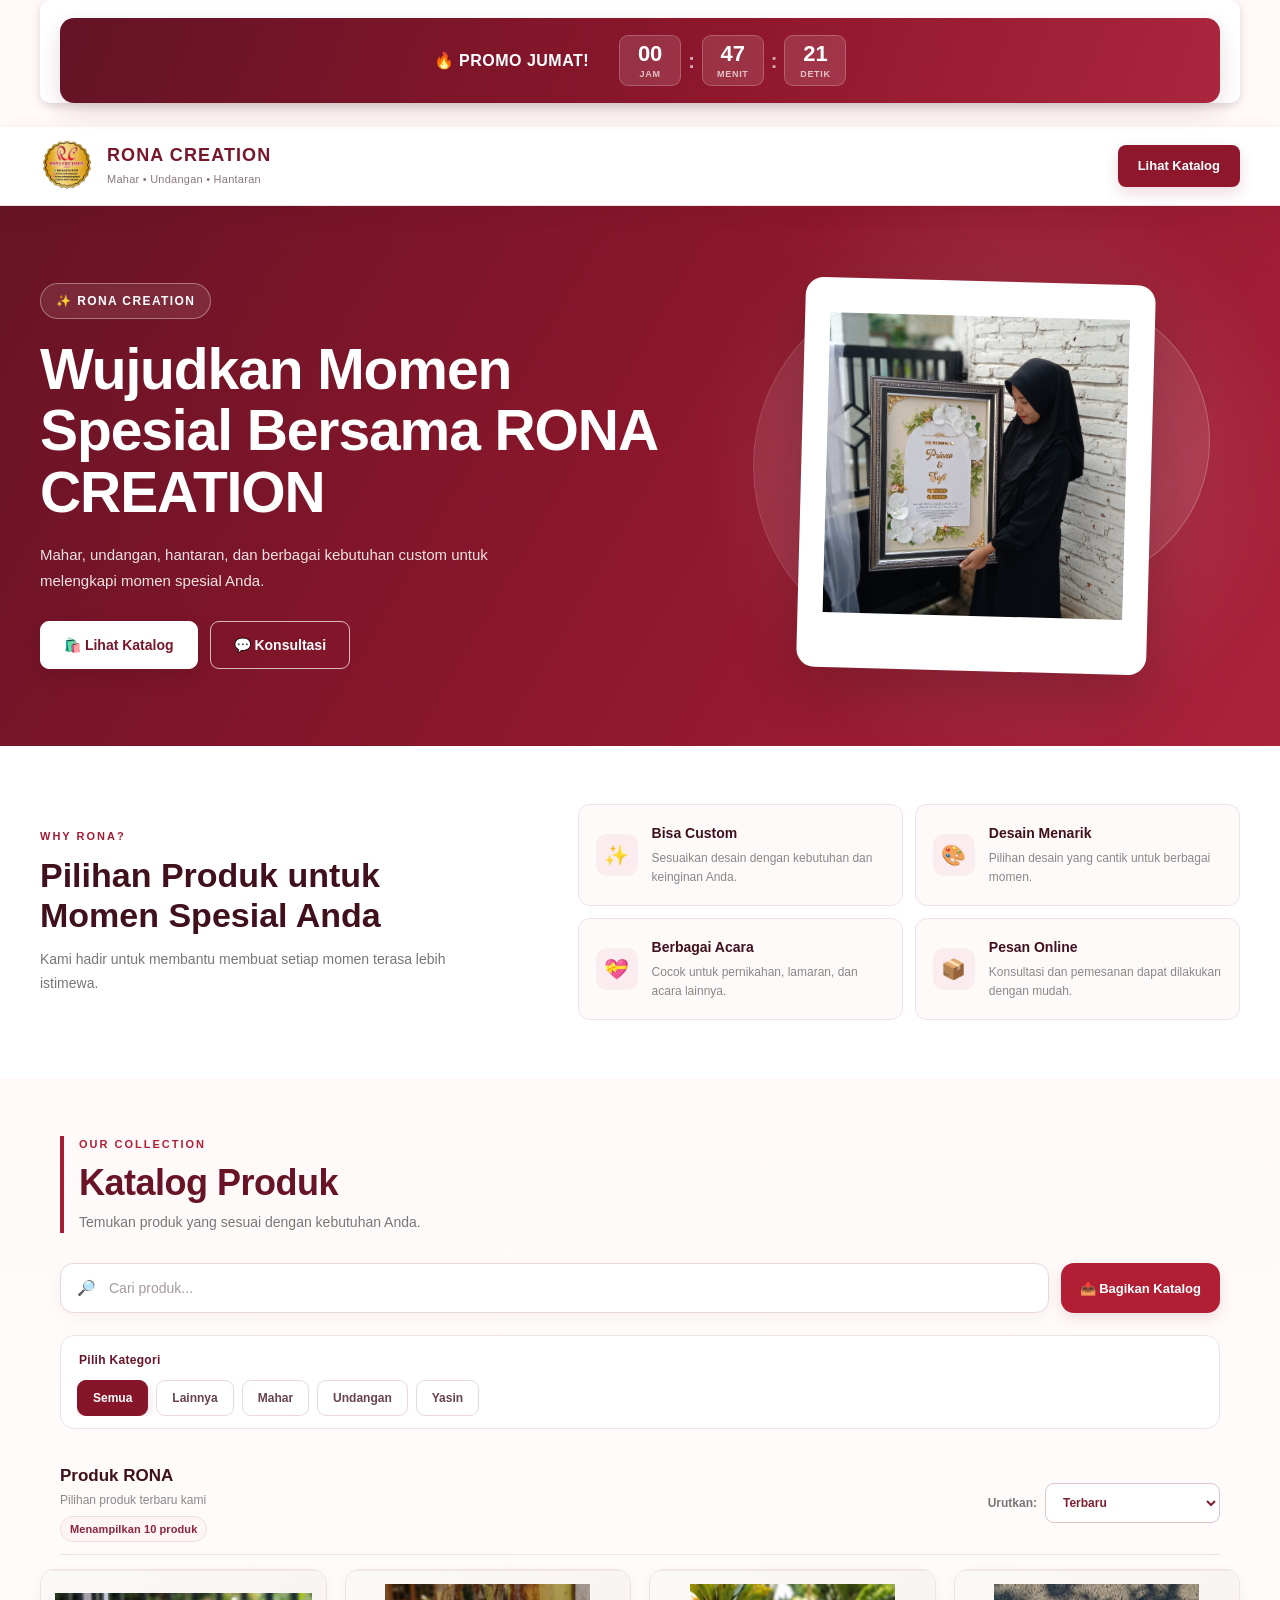
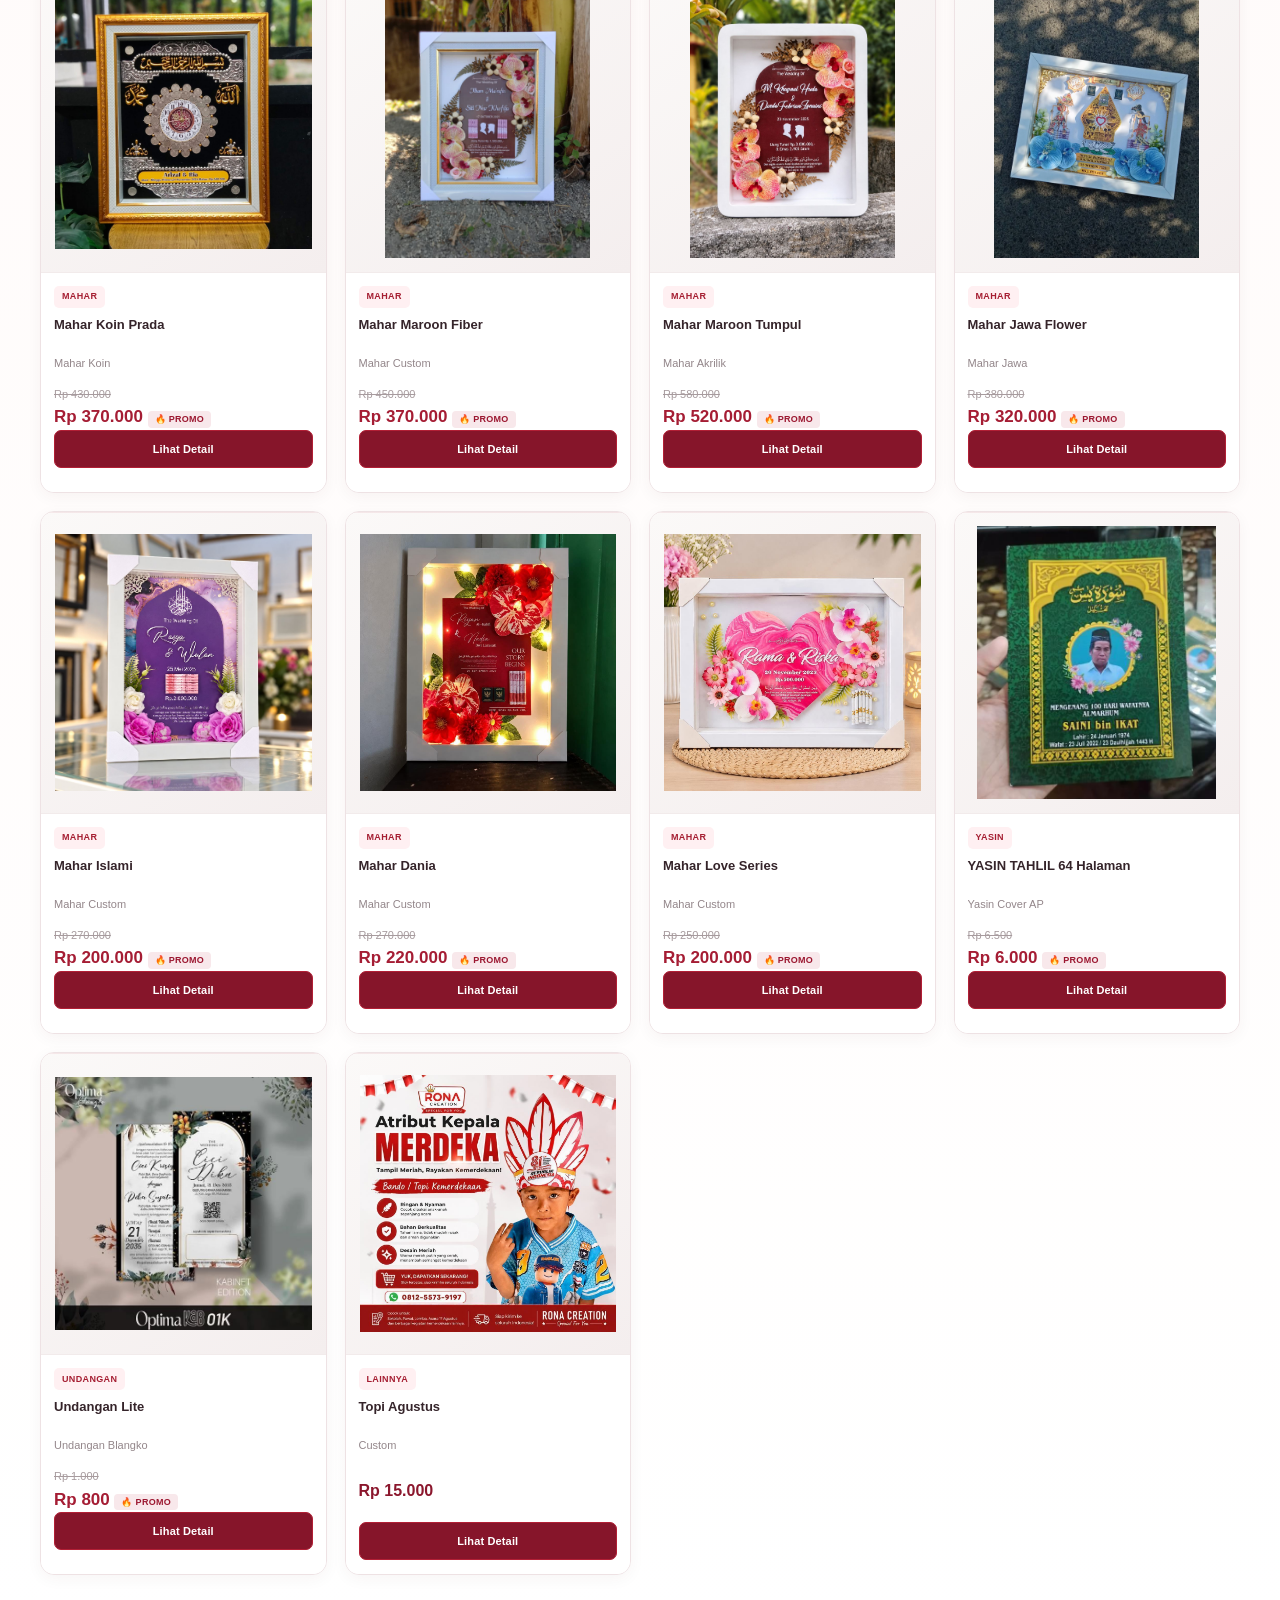
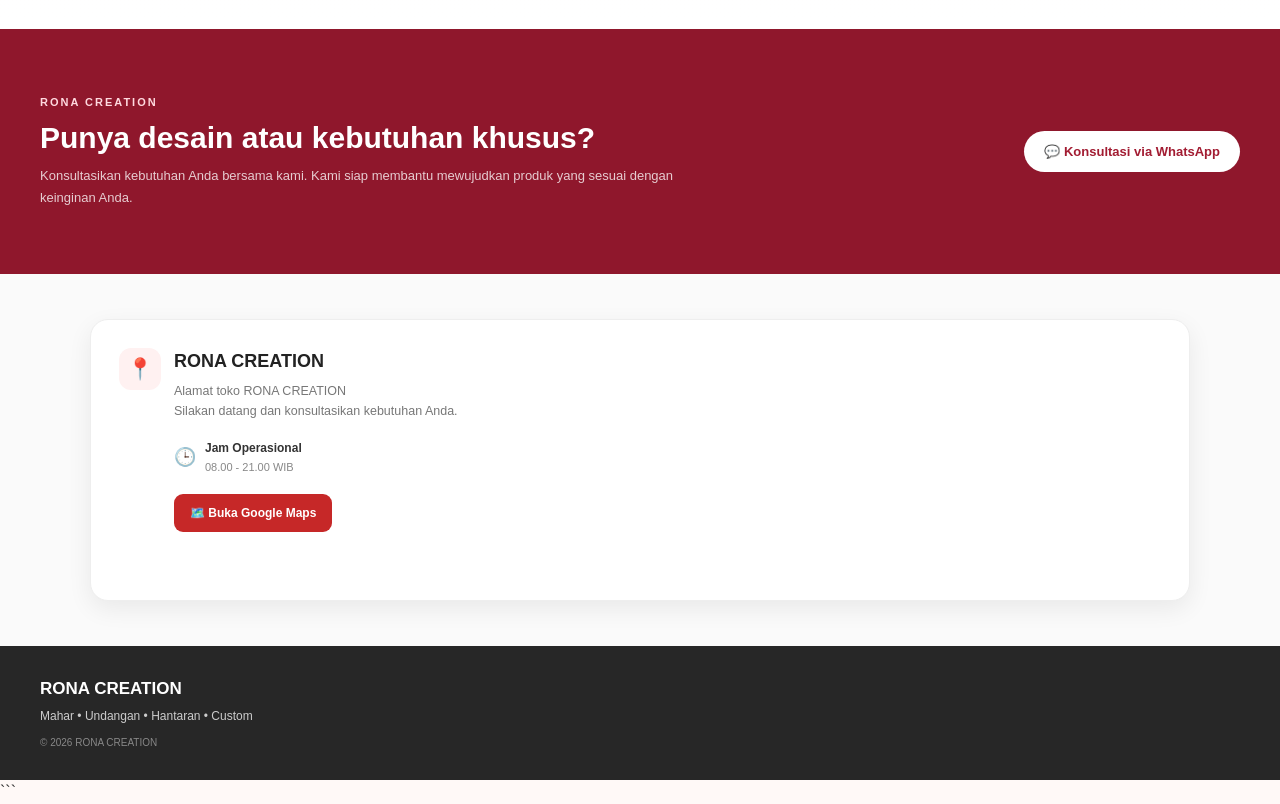
<file: index.html>
<!DOCTYPE html>
<html lang="id">
<head>
    <meta charset="UTF-8">
    <meta name="viewport" content="width=device-width, initial-scale=1.0">

    <title>RONA CREATION - Katalog Produk</title>
    <meta name="description"
content="Katalog Mahar, Undangan, Hantaran, Yasin, Cetak Foto dan produk custom RONA CREATION.">

<meta property="og:type" content="website">

<meta property="og:title"
content="Katalog Produk RONA CREATION">

<meta property="og:description"
content="Wujudkan Momen Spesial Bersama RONA CREATION. Mahar, Undangan, Hantaran dan berbagai produk custom.">

<meta property="og:image"
content="https://ronacreationpace-maker.github.io/rona-creation-katalog/image/rona-katalog-thumbnail.jpg">

<meta property="og:url"
content="https://ronacreationpace-maker.github.io/rona-creation-katalog/">

<meta property="og:image:width" content="1200">

<meta property="og:image:height" content="630">

    <link rel="stylesheet" href="css/style.css?v=countdown-premium-1">
</head>

<body>

<!-- =====================================================
     PROMO HARIAN
     ===================================================== -->
<section class="daily-promo">

    <div class="promo-inner">

        <div class="promo-title">
            🔥 <span id="promoDay">PROMO HARI INI!</span>
        </div>


        <div class="promo-countdown">

            <div class="countdown-box">
                <strong id="promoHours">00</strong>
                <span>Jam</span>
            </div>

            <div class="countdown-separator">:</div>

            <div class="countdown-box">
                <strong id="promoMinutes">00</strong>
                <span>Menit</span>
            </div>

            <div class="countdown-separator">:</div>

            <div class="countdown-box">
                <strong id="promoSeconds">00</strong>
                <span>Detik</span>
            </div>

        </div>
    </div>

</section>

    <!-- =====================================================
         HEADER
         ===================================================== -->
    <header class="header">

        <div class="header-inner">

            <a href="#" class="brand">

                <img
                    src="image/logo-rona.png"
                    alt="Logo RONA CREATION"
                >

                <div class="brand-text">

                  <strong id="heroProductName">
                    RONA CREATION
                </strong>

                <span id="heroProductCategory">
                    Mahar • Undangan • Hantaran
                </span>
                </div>

            </a>

            <a
                href="#katalog"
                class="header-catalog-button"
            >
                Lihat Katalog
            </a>

        </div>

    </header>


    <!-- =====================================================
         HERO
         ===================================================== -->
    <section class="hero">

        <div class="hero-inner">

            <div class="hero-content">

                <div class="hero-label">
                    ✨ RONA CREATION
                </div>

                <h1>
                    Wujudkan Momen<br>
                    Spesial Bersama RONA CREATION
                </h1>

                <p>
                    Mahar, undangan, hantaran, dan berbagai
                    kebutuhan custom untuk melengkapi
                    momen spesial Anda.
                </p>

                <div class="hero-buttons">

                    <a
                        href="#katalog"
                        class="hero-button primary"
                    >
                        🛍️ Lihat Katalog
                    </a>

                    <button
                        type="button"
                        id="heroWhatsappButton"
                        class="hero-button secondary"
                    >
                        💬 Konsultasi
                    </button>

                </div>

            </div>


            <div class="hero-visual">

                <div class="hero-decoration hero-decoration-one"></div>
                <div class="hero-decoration hero-decoration-two"></div>

                <div class="hero-product-frame">

                    <img
                        src="image/foto 1.jpeg"
                        alt="RONA CREATION"
                    >

                </div>

            </div>

        </div>

    </section>


    <!-- =====================================================
         KEUNGGULAN
         ===================================================== -->
    <section class="benefit-section">

        <div class="benefit-inner">

            <div class="benefit-heading">

                <span>
                    WHY RONA?
                </span>

                <h2>
                    Pilihan Produk untuk<br>
                    Momen Spesial Anda
                </h2>

                <p>
                    Kami hadir untuk membantu membuat
                    setiap momen terasa lebih istimewa.
                </p>

            </div>


            <div class="benefit-grid">

                <div class="benefit-card">

                    <div class="benefit-icon">
                        ✨
                    </div>

                    <div>
                        <h3>
                            Bisa Custom
                        </h3>

                        <p>
                            Sesuaikan desain dengan
                            kebutuhan dan keinginan Anda.
                        </p>
                    </div>

                </div>


                <div class="benefit-card">

                    <div class="benefit-icon">
                        🎨
                    </div>

                    <div>
                        <h3>
                            Desain Menarik
                        </h3>

                        <p>
                            Pilihan desain yang cantik
                            untuk berbagai momen.
                        </p>
                    </div>

                </div>


                <div class="benefit-card">

                    <div class="benefit-icon">
                        💝
                    </div>

                    <div>
                        <h3>
                            Berbagai Acara
                        </h3>

                        <p>
                            Cocok untuk pernikahan,
                            lamaran, dan acara lainnya.
                        </p>
                    </div>

                </div>


                <div class="benefit-card">

                    <div class="benefit-icon">
                        📦
                    </div>

                    <div>
                        <h3>
                            Pesan Online
                        </h3>

                        <p>
                            Konsultasi dan pemesanan
                            dapat dilakukan dengan mudah.
                        </p>
                    </div>

                </div>

            </div>

        </div>

    </section>



    <!-- =====================================================
         KATALOG
         ===================================================== -->
    <section
        id="katalog"
        class="catalog-section"
    >

        <div class="catalog-heading">

            <div>

                <span class="catalog-label">
                    OUR COLLECTION
                </span>

                <h2>
                    Katalog Produk
                </h2>

                <p>
                    Temukan produk yang sesuai
                    dengan kebutuhan Anda.
                </p>

            </div>

        </div>


        <!-- =================================================
             SEARCH
             ================================================= -->
        <section class="search-section">

            <div class="search-box">

                <span class="search-icon">
                    🔎
                </span>

                <input
                    type="text"
                    id="searchInput"
                    placeholder="Cari produk..."
                    autocomplete="off"
                >

            </div>


            <button
                type="button"
                id="shareCatalogButton"
                class="share-catalog-button"
            >
                📤 Bagikan Katalog
            </button>

        </section>


        <!-- =================================================
             KATEGORI
             ================================================= -->
        <section class="category-wrapper">

            <div class="section-label">
                Pilih Kategori
            </div>

            
<div class="category-section" id="categoryButtons">
    <button class="category active" type="button">
        Semua
    </button>
</div>

        </section>


        <!-- =================================================
             SUBKATEGORI
             ================================================= -->
        <div
            id="subcategoryFilter"
            class="subcategory-section"
        ></div>


        <!-- =================================================
             TOOLBAR
             ================================================= -->
        <section class="catalog-toolbar">

            <div class="catalog-result-title">
                <h3>
                    Produk RONA
                </h3>

                <p>
                    Pilihan produk terbaru kami
                </p>

                <div id="productCount" class="product-count" aria-live="polite">
                    Memuat produk...
                </div>
            </div>


            <div class="sort-box">

                <label for="sortSelect">
                    Urutkan:
                </label>

                <select id="sortSelect">

                    <option value="terbaru">
                        Terbaru
                    </option>

                    <option value="nama-az">
                        Nama A–Z
                    </option>

                    <option value="nama-za">
                        Nama Z–A
                    </option>

                    <option value="harga-rendah">
                        Harga Termurah
                    </option>

                    <option value="harga-tinggi">
                        Harga Termahal
                    </option>

                </select>

            </div>

        </section>


        <!-- =================================================
             PRODUK
             ================================================= -->
        <main class="product-section">

            <div
                id="productContainer"
                class="product-container"
            >

                <!-- Produk dari products.json / GitHub -->

            </div>

        </main>

    </section>


    <!-- =====================================================
         CTA
         ===================================================== -->
    <section class="cta-section">

        <div class="cta-inner">

            <div>

                <span class="cta-label">
                    RONA CREATION
                </span>

                <h2>
                    Punya desain atau kebutuhan khusus?
                </h2>

                <p>
                    Konsultasikan kebutuhan Anda bersama
                    kami. Kami siap membantu mewujudkan
                    produk yang sesuai dengan keinginan Anda.
                </p>

            </div>

            <button
                type="button"
                id="ctaWhatsappButton"
                class="cta-button"
            >
                💬 Konsultasi via WhatsApp
            </button>

        </div>

    </section>

<!-- =====================================================
     LOKASI TOKO
     ===================================================== -->
<section class="store-location" id="lokasi">

    <div class="store-location-inner">
        <div class="store-location-card">

            <!-- INFORMASI TOKO -->
            <div class="store-info">

                <div class="store-info-icon">
                    📍
                </div>

                <div class="store-info-content">
                    <h3>RONA CREATION</h3>

                    <p>
                        Alamat toko RONA CREATION<br>
                        Silakan datang dan konsultasikan kebutuhan Anda.
                    </p>

                    <div class="store-info-item">
                        <span>🕒</span>
                        <div>
                            <strong>Jam Operasional</strong>
                            <small>08.00 - 21.00 WIB</small>
                        </div>
                    </div>

<a
    href="https://maps.app.goo.gl/mH2y1rAcs8y17juy5"
    target="_blank"
    rel="noopener noreferrer"
    class="store-maps-button">
    🗺️ Buka Google Maps
</a>
                </div>

            </div>
<!-- =====================================================
     GOOGLE MAPS
     ===================================================== -->
<div class="store-map">

    <iframe
        src="https://www.google.com/maps/embed?pb=!1m18!1m12!1m3!1d3953.994856859667!2d111.92605937505114!3d-7.6836989923333485!2m3!1f0!2f0!3f0!3m2!1i1024!2i768!4f13.1!3m3!1m2!1s0x2e784dc81c28bee3%3A0xff06442eba3a13b2!2sRona%20Mahar%20Pernikahan!5e0!3m2!1sid!2sid!4v1788404137394!5m2!1sid!2sid"
        loading="lazy"
        allowfullscreen
        referrerpolicy="strict-origin-when-cross-origin">
    </iframe>

</div>
            
</section>

    <!-- =====================================================
         FOOTER
         ===================================================== -->
    <footer class="footer">

        <div class="footer-inner">

            <div class="footer-brand">

                <h3>
                    RONA CREATION
                </h3>

                <p>
                    Mahar • Undangan • Hantaran • Custom
                </p>

                <p class="copyright">
                    © 2026 RONA CREATION
                </p>

            </div>

        </div>

    </footer>


    <!-- =====================================================
         SCRIPT
         ===================================================== -->
    <script src="js/app.js?v=wa-message-clean-1"></script>

</body>
</html>
```
</file>
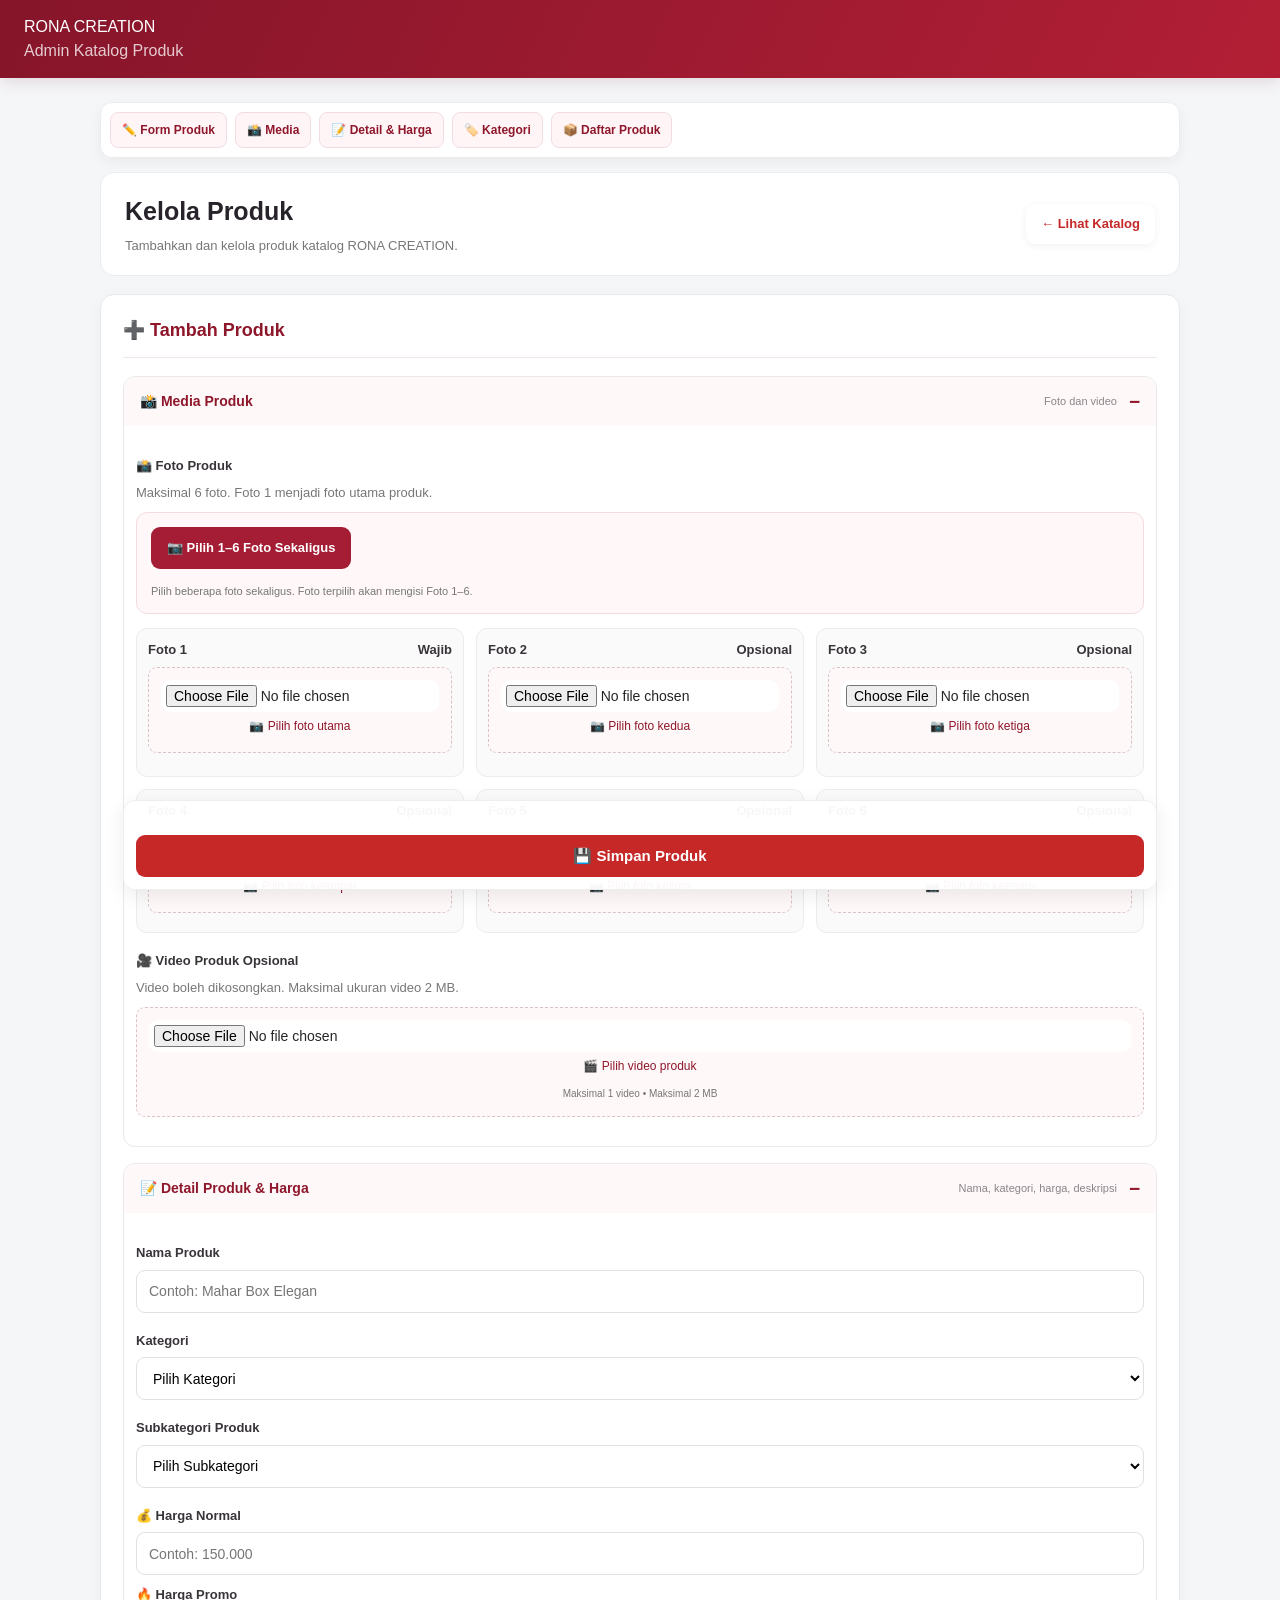
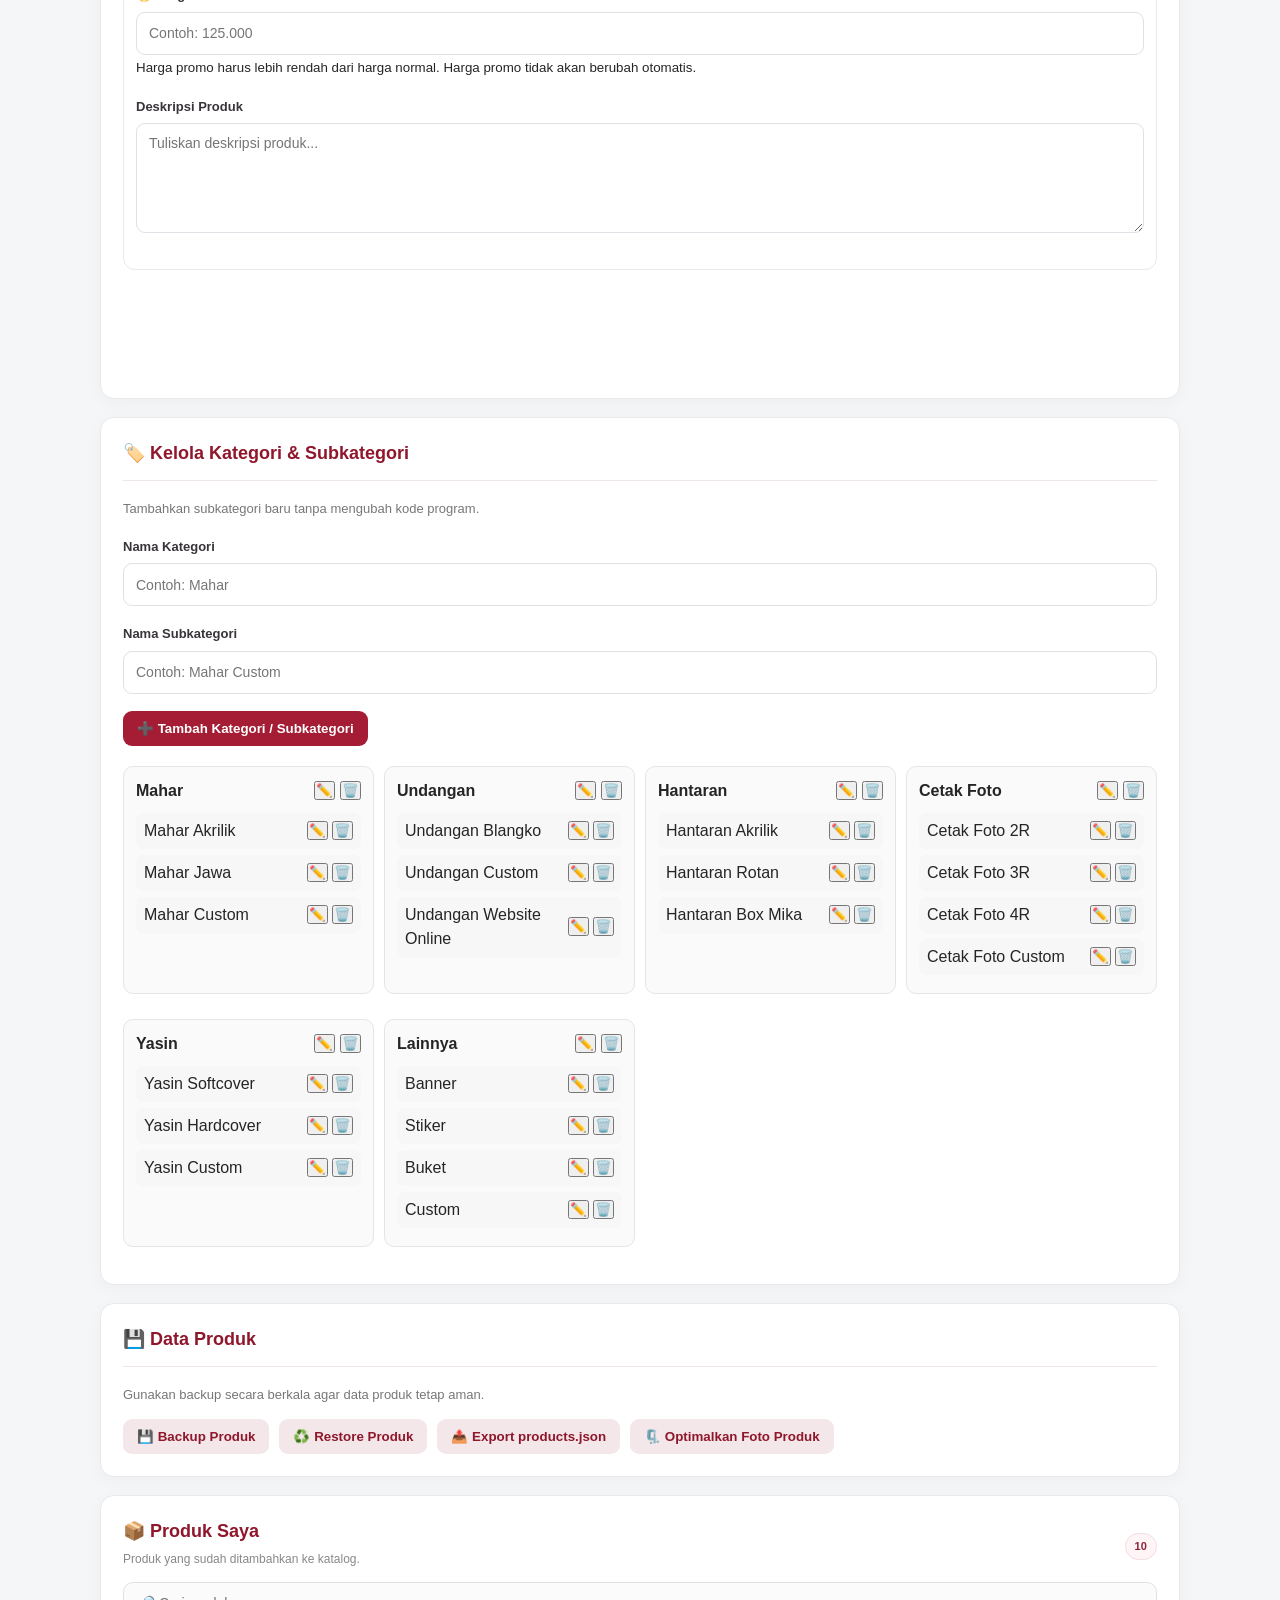
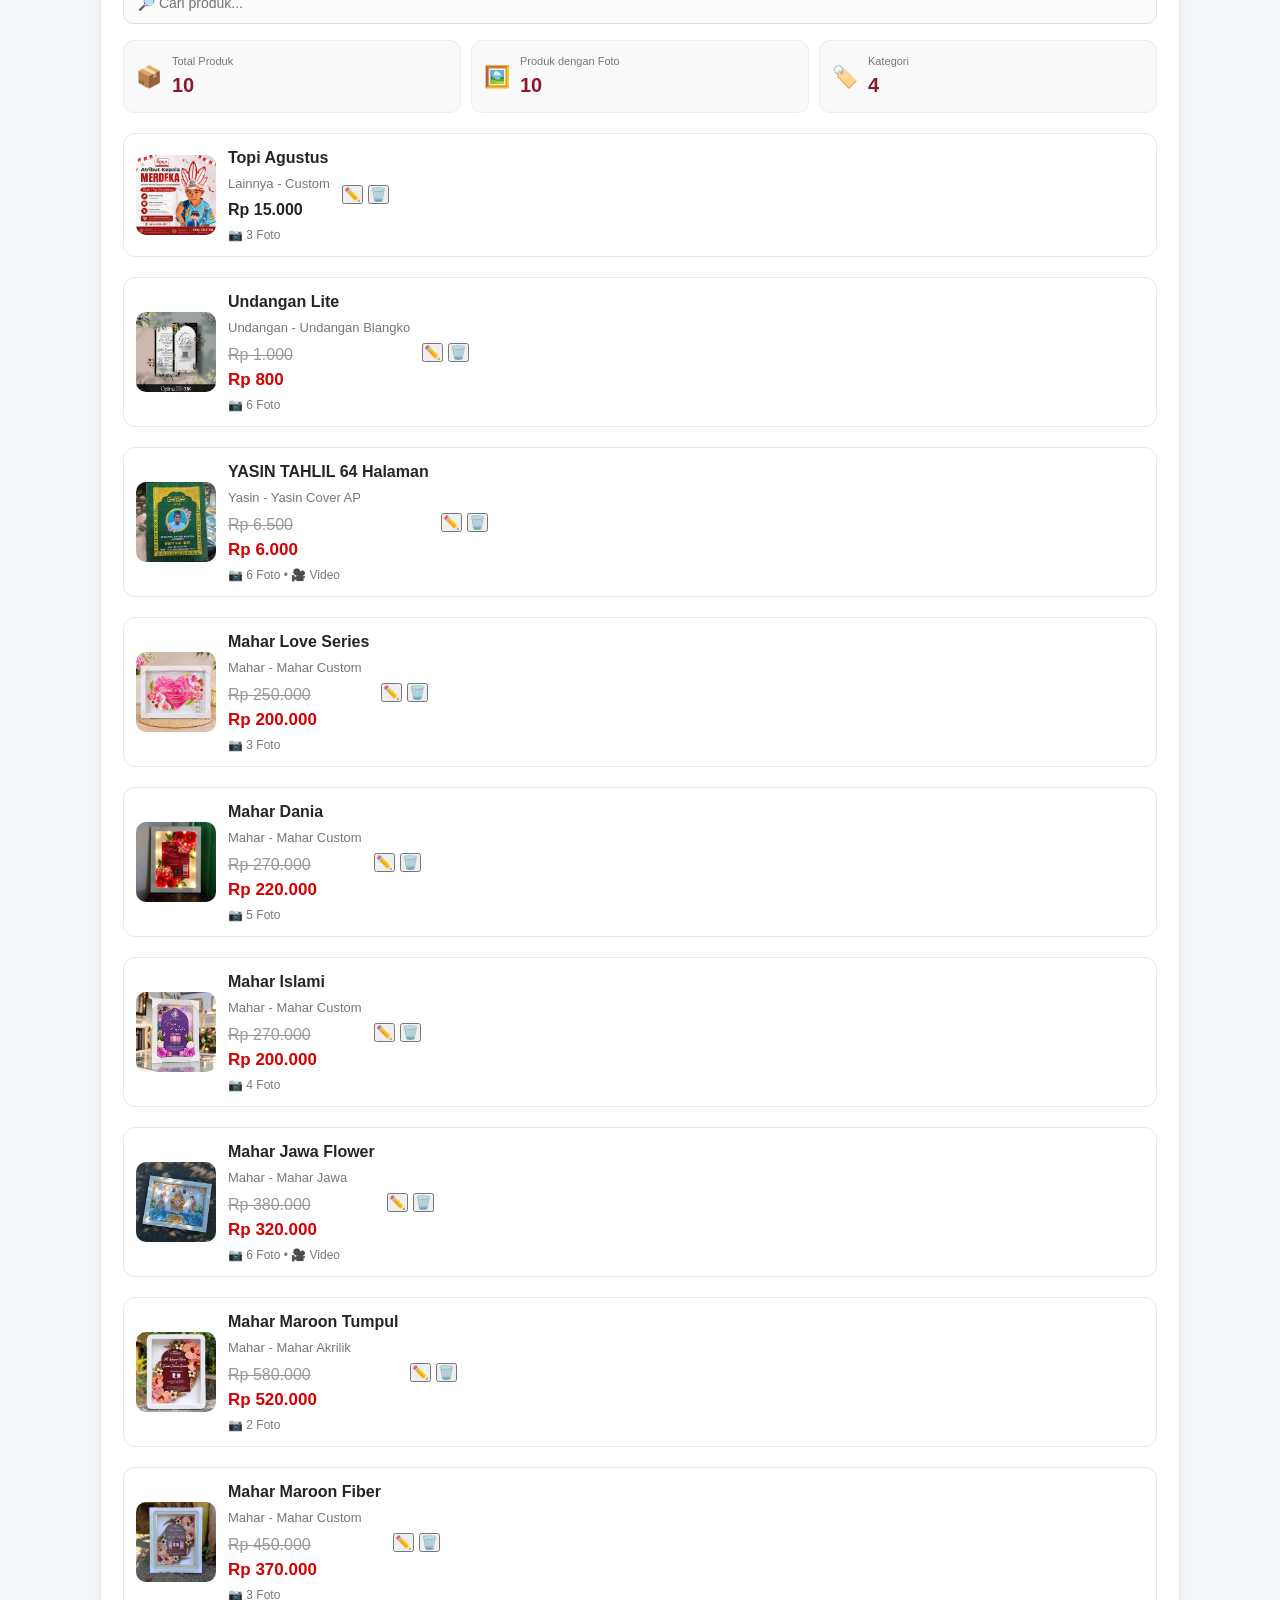
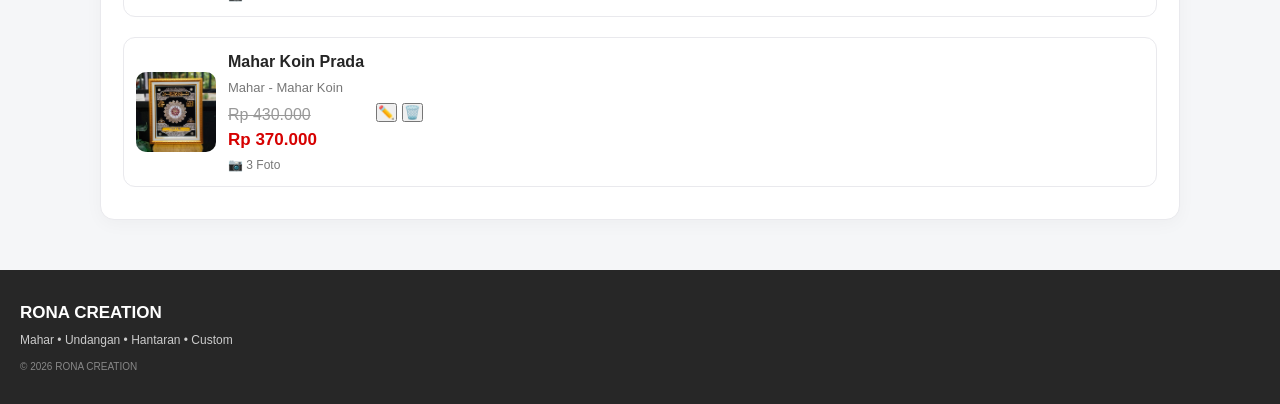
<file: admin.html>
<!DOCTYPE html>
<html lang="id">

<head>

    <meta charset="UTF-8">

    <meta
        name="viewport"
        content="width=device-width, initial-scale=1.0"
    >

    <title>Admin - RONA CREATION</title>

    <link
        rel="stylesheet"
        href="css/style.css?v=admin-fold-1"
    >

</head>


<body>


<!-- =========================================================
     HEADER ADMIN
========================================================= -->

<header class="header">

    <div class="logo">
        RONA <span>CREATION</span>
    </div>

    <p class="tagline">
        Admin Katalog Produk
    </p>

</header>



<!-- =========================================================
     MAIN ADMIN
========================================================= -->

<main class="admin-container">

    <nav class="admin-quick-nav" aria-label="Navigasi Admin">
        <a href="#formProduk">✏️ Form Produk</a>
        <a href="#bagianMedia">📸 Media</a>
        <a href="#bagianDetail">📝 Detail & Harga</a>
        <a href="#kelolaKategori">🏷️ Kategori</a>
        <a href="#dataProduk">📦 Daftar Produk</a>
    </nav>


    <!-- =====================================================
         HEADER ADMIN
    ====================================================== -->

    <div class="admin-header">

        <div>

            <h1>
                Kelola Produk
            </h1>

            <p>
                Tambahkan dan kelola produk katalog RONA CREATION.
            </p>

        </div>


        <a
            href="index.html"
            class="back-button"
        >
            ← Lihat Katalog
        </a>

    </div>



    <!-- =====================================================
         FORM PRODUK
    ====================================================== -->

    <section class="admin-card" id="formProduk">

        <h2 id="judulFormProduk">
            ➕ Tambah Produk
        </h2>


                <details class="admin-fold" id="foldMedia" open>
            <summary>📸 Media Produk <span>Foto dan video</span></summary>
            <div class="admin-fold-content">
<!-- =================================================
             MEDIA PRODUK
        ================================================== -->

        <div class="form-group">

            <label>
                📸 Foto Produk
            </label>

            <p
                style="
                    font-size:13px;
                    color:#777;
                    margin-bottom:10px;
                "
            >
                Maksimal 6 foto.
                Foto 1 menjadi foto utama produk.
            </p>


            <div class="batch-photo-upload">
                <label for="productImagesBatch" class="batch-photo-button">📷 Pilih 1–6 Foto Sekaligus</label>
                <input type="file" id="productImagesBatch" accept="image/*" multiple>
                <small>Pilih beberapa foto sekaligus. Foto terpilih akan mengisi Foto 1–6.</small>
            </div>

            <div class="media-upload-grid">


                <!-- =================================================
                     FOTO 1
                ================================================== -->

                <div class="media-upload-item">

                    <label for="productImage">

                        Foto 1

                        <span class="required">
                            Wajib
                        </span>

                    </label>


                    <div class="upload-box">

                        <input
                            type="file"
                            id="productImage"
                            accept="image/*"
                        >

                        <p>
                            📷 Pilih foto utama
                        </p>

                    </div>


                    <div
                        id="imagePreview"
                        class="single-image-preview"
                    ></div>

                </div>



                <!-- =================================================
                     FOTO 2
                ================================================== -->

                <div class="media-upload-item">

                    <label for="productImage2">

                        Foto 2

                        <span class="optional">
                            Opsional
                        </span>

                    </label>


                    <div class="upload-box">

                        <input
                            type="file"
                            id="productImage2"
                            accept="image/*"
                        >

                        <p>
                            📷 Pilih foto kedua
                        </p>

                    </div>


                    <div
                        id="imagePreview2"
                        class="single-image-preview"
                    ></div>

                </div>



                <!-- =================================================
                     FOTO 3
                ================================================== -->

                <div class="media-upload-item">

                    <label for="productImage3">

                        Foto 3

                        <span class="optional">
                            Opsional
                        </span>

                    </label>


                    <div class="upload-box">

                        <input
                            type="file"
                            id="productImage3"
                            accept="image/*"
                        >

                        <p>
                            📷 Pilih foto ketiga
                        </p>

                    </div>


                    <div
                        id="imagePreview3"
                        class="single-image-preview"
                    ></div>

                </div>



                <!-- =================================================
                     FOTO 4
                ================================================== -->

                <div class="media-upload-item">

                    <label for="productImage4">

                        Foto 4

                        <span class="optional">
                            Opsional
                        </span>

                    </label>


                    <div class="upload-box">

                        <input
                            type="file"
                            id="productImage4"
                            accept="image/*"
                        >

                        <p>
                            📷 Pilih foto keempat
                        </p>

                    </div>


                    <div
                        id="imagePreview4"
                        class="single-image-preview"
                    ></div>

                </div>



                <!-- =================================================
                     FOTO 5
                ================================================== -->

                <div class="media-upload-item">

                    <label for="productImage5">

                        Foto 5

                        <span class="optional">
                            Opsional
                        </span>

                    </label>


                    <div class="upload-box">

                        <input
                            type="file"
                            id="productImage5"
                            accept="image/*"
                        >

                        <p>
                            📷 Pilih foto kelima
                        </p>

                    </div>


                    <div
                        id="imagePreview5"
                        class="single-image-preview"
                    ></div>

                </div>



                <!-- =================================================
                     FOTO 6
                ================================================== -->

                <div class="media-upload-item">

                    <label for="productImage6">

                        Foto 6

                        <span class="optional">
                            Opsional
                        </span>

                    </label>


                    <div class="upload-box">

                        <input
                            type="file"
                            id="productImage6"
                            accept="image/*"
                        >

                        <p>
                            📷 Pilih foto keenam
                        </p>

                    </div>


                    <div
                        id="imagePreview6"
                        class="single-image-preview"
                    ></div>

                </div>


            </div>


            <!-- INFO UKURAN FOTO -->

            <div
                id="imageSizeInfo"
                style="
                    font-size:13px;
                    color:#777;
                    margin-top:10px;
                "
            ></div>

        </div>



        <!-- =================================================
             VIDEO PRODUK
        ================================================== -->

        <div class="form-group">

            <label for="productVideo">

                🎥 Video Produk

                <span class="optional">
                    Opsional
                </span>

            </label>


            <p
                style="
                    font-size:13px;
                    color:#777;
                    margin-bottom:10px;
                "
            >
                Video boleh dikosongkan.
                Maksimal ukuran video 2 MB.
            </p>


            <div class="upload-box video-upload-box">

                <input
                    type="file"
                    id="productVideo"
                    accept="video/*"
                >

                <p>
                    🎬 Pilih video produk
                </p>

                <small>
                    Maksimal 1 video • Maksimal 2 MB
                </small>

            </div>


            <div
                id="videoPreview"
                class="video-preview"
            ></div>

        </div>



                    </div>
        </details>

        <details class="admin-fold" id="foldDetail" open>
            <summary>📝 Detail Produk & Harga <span>Nama, kategori, harga, deskripsi</span></summary>
            <div class="admin-fold-content">
<!-- =================================================
             NAMA PRODUK
        ================================================== -->

        <div class="form-group">

            <label for="productName">
                Nama Produk
            </label>


            <input
                type="text"
                id="productName"
                placeholder="Contoh: Mahar Box Elegan"
                autocomplete="off"
            >

        </div>



        <!-- =================================================
             KATEGORI
        ================================================== -->

        <div class="form-group">

            <label for="productCategory">
                Kategori
            </label>


            <select id="productCategory">

                <option value="">
                    Pilih kategori
                </option>

                <option value="Mahar">
                    Mahar
                </option>

                <option value="Undangan">
                    Undangan
                </option>

                <option value="Hantaran">
                    Hantaran
                </option>

                <option value="Cetak Foto">
                    Cetak Foto
                </option>

                <option value="Yasin">
                    Yasin
                </option>

                <option value="Lainnya">
                    Lainnya
                </option>

            </select>

        </div>



        <!-- =================================================
             SUBKATEGORI
        ================================================== -->

        <div class="form-group">

            <label for="productSubcategory">
                Subkategori Produk
            </label>


            <select id="productSubcategory">

                <option value="">
                    Pilih subkategori
                </option>

            </select>

        </div>



        <!-- =================================================
             WEBSITE UNDANGAN
        ================================================== -->

        <div
            class="form-group"
            id="websiteLinkGroup"
            style="display:none;"
        >

            <label for="productWebsite">

                🌐 Link Website Undangan

            </label>


            <input
                type="url"
                id="productWebsite"
                placeholder="https://contoh-website-undangan.com"
                autocomplete="off"
            >


            <small>

                Isi hanya untuk produk
                <strong>
                    Undangan Website Online
                </strong>.

            </small>

        </div>



        <!-- =================================================
             HARGA
        ================================================== -->

        <div class="form-group">

            <label for="productPrice">
                💰 Harga Normal
            </label>


            <input
                type="text"
                id="productPrice"
                placeholder="Contoh: 150.000"
                inputmode="numeric"
                autocomplete="off"
            >


            <label
                for="productPricePromo"
                style="margin-top:10px;"
            >
                🔥 Harga Promo
            </label>


            <input
                type="text"
                id="productPricePromo"
                placeholder="Contoh: 125.000"
                inputmode="numeric"
                autocomplete="off"
            >


            <small>
                Harga promo harus lebih rendah dari harga normal.
                Harga promo tidak akan berubah otomatis.
            </small>

        </div>



        <!-- =================================================
             DESKRIPSI
        ================================================== -->

        <div class="form-group">

            <label for="productDescription">

                Deskripsi Produk

            </label>


            <textarea
                id="productDescription"
                rows="5"
                placeholder="Tuliskan deskripsi produk..."
            ></textarea>

        </div>



                    </div>
        </details>

<!-- =================================================
             TOMBOL SIMPAN
        ================================================== -->

        <div
            class="admin-form-buttons"
            style="
                display:flex;
                flex-wrap:wrap;
                gap:10px;
                margin-top:15px;
            "
        >

            <button
                type="button"
                id="saveProductButton"
                class="save-product-button"
            >
                💾 Simpan Produk
            </button>


            <button
                type="button"
                id="cancelEditButton"
                style="display:none;"
            >
                ❌ Batal Edit
            </button>

        </div>

    </section>



    <!-- =====================================================
         KELOLA KATEGORI
    ====================================================== -->

    <section class="admin-card">

        <h2>
            🏷️ Kelola Kategori & Subkategori
        </h2>


        <p
            style="
                font-size:13px;
                color:#777;
                margin-bottom:15px;
            "
        >
            Tambahkan subkategori baru tanpa mengubah kode program.
        </p>


        <div class="form-group">

            <label for="newCategory">
                Nama Kategori
            </label>


            <input
                type="text"
                id="newCategory"
                placeholder="Contoh: Mahar"
                autocomplete="off"
            >

        </div>



        <div class="form-group">

            <label for="newSubcategory">
                Nama Subkategori
            </label>


            <input
                type="text"
                id="newSubcategory"
                placeholder="Contoh: Mahar Custom"
                autocomplete="off"
            >

        </div>


        <button
            type="button"
            id="addCategoryButton"
        >
            ➕ Tambah Kategori / Subkategori
        </button>



        <div
            id="adminCategoryList"
            class="admin-category-list"
            style="margin-top:20px;"
        ></div>

    </section>



    <!-- =====================================================
         BACKUP / RESTORE / EXPORT
    ====================================================== -->

    <section class="admin-card">

        <h2>
            💾 Data Produk
        </h2>


        <p
            style="
                font-size:13px;
                color:#777;
                margin-bottom:15px;
            "
        >
            Gunakan backup secara berkala agar data produk
            tetap aman.
        </p>


        <div
            class="admin-data-buttons"
            style="
                display:flex;
                flex-wrap:wrap;
                gap:10px;
            "
        >

            <button
                type="button"
                id="backupProductButton"
                class="admin-backup-button"
            >
                💾 Backup Produk
            </button>


            <button
                type="button"
                id="restoreProductButton"
                class="admin-restore-button"
            >
                ♻️ Restore Produk
            </button>


            <input
                type="file"
                id="restoreProductInput"
                accept=".json,application/json"
                style="display:none;"
            >


            <button
                type="button"
                id="exportProductsButton"
            >
                📤 Export products.json
            </button>


            <button
                type="button"
                id="compressProductsButton"
            >
                🗜️ Optimalkan Foto Produk
            </button>

        </div>

    </section>



    <!-- =====================================================
         DAFTAR PRODUK
    ====================================================== -->

    <section class="admin-card">


        <div class="product-list-header">

            <div>

                <h2>
                    📦 Produk Saya
                </h2>

                <p>
                    Produk yang sudah ditambahkan ke katalog.
                </p>

            </div>


            <span
                id="productCount"
                class="product-count"
            >
                0 Produk
            </span>

        </div>



        <!-- =================================================
             PENCARIAN
        ================================================== -->

        <div class="admin-search-box">

            <input
                type="text"
                id="adminSearchInput"
                placeholder="🔎 Cari produk..."
                autocomplete="off"
            >

        </div>



        <!-- =================================================
             STATISTIK
        ================================================== -->

        <div class="admin-statistics">


            <div class="admin-stat-card">

                <div class="admin-stat-icon">
                    📦
                </div>


                <div class="admin-stat-info">

                    <span>
                        Total Produk
                    </span>


                    <strong id="statTotalProduk">
                        0
                    </strong>

                </div>

            </div>



            <div class="admin-stat-card">

                <div class="admin-stat-icon">
                    🖼️
                </div>


                <div class="admin-stat-info">

                    <span>
                        Produk dengan Foto
                    </span>


                    <strong id="statProdukFoto">
                        0
                    </strong>

                </div>

            </div>



            <div class="admin-stat-card">

                <div class="admin-stat-icon">
                    🏷️
                </div>


                <div class="admin-stat-info">

                    <span>
                        Kategori
                    </span>


                    <strong id="statKategori">
                        0
                    </strong>

                </div>

            </div>


        </div>



        <!-- =================================================
             DAFTAR PRODUK
        ================================================== -->

        <div
            id="adminProductList"
            class="admin-product-list"
        ></div>


    </section>


</main>



<!-- =========================================================
     FOOTER
========================================================= -->

<footer class="footer">

    <h3>
        RONA CREATION
    </h3>


    <p>
        Mahar • Undangan • Hantaran • Custom
    </p>


    <p class="copyright">
        © 2026 RONA CREATION
    </p>

</footer>



<!-- =========================================================
     JAVASCRIPT ADMIN
========================================================= -->

<script src="js/admin.js?v=12"></script>


</body>

</html>
</file>
<file: css/style.css>
/* =========================================================
   RONA CREATION
   STYLE FINAL
   KATALOG + ADMIN
   ========================================================= */


/* =========================================================
   RESET
   ========================================================= */

* {
    margin: 0;
    padding: 0;
    box-sizing: border-box;
}

html {
    scroll-behavior: smooth;
}

body {
    font-family: Arial, Helvetica, sans-serif;
    background: #fff9f7;
    color: #333;
    line-height: 1.5;
}

button,
input,
select,
textarea {
    font-family: inherit;
}


/* =========================================================
   HEADER
   ========================================================= */

.header {
    position: relative;
    width: 100%;
    background: #fff;
    border-bottom: 1px solid #f0dddd;
    box-shadow: 0 3px 20px rgba(90, 0, 20, 0.06);
    z-index: 10;
}

.header-inner {
    width: calc(100% - 40px);
    max-width: 1200px;
    min-height: 82px;
    margin: auto;

    display: flex;
    align-items: center;
    justify-content: space-between;
    gap: 20px;
}

.brand {
    display: flex;
    align-items: center;
    gap: 12px;
    text-decoration: none;
    color: inherit;
}

.brand img {
    width: 52px;
    height: 52px;
    object-fit: contain;
    flex-shrink: 0;
}

.brand-text {
    text-align: left;
}

.brand-text .logo {
    font-size: 26px;
    font-weight: 800;
    letter-spacing: 2px;
    line-height: 1.1;
    color: #b21f35;
}

.brand-text .logo span {
    color: #333;
}

.brand-text .tagline {
    margin-top: 4px;
    font-size: 11px;
    color: #888;
    letter-spacing: .4px;
}

.header-catalog-button {
    display: inline-flex;
    align-items: center;
    justify-content: center;

    padding: 10px 18px;

    background: #b21f35;
    color: #fff;

    border-radius: 25px;
    text-decoration: none;

    font-size: 13px;
    font-weight: 700;

    box-shadow: 0 5px 14px rgba(178, 31, 53, .18);

    transition: .2s ease;
}

.header-catalog-button:hover {
    background: #94192c;
    transform: translateY(-2px);
}


/* =========================================================
   HERO
   ========================================================= */

.hero {
    width: 100%;
    min-height: 500px;

    background:
        radial-gradient(
            circle at 82% 35%,
            rgba(255,255,255,.13),
            transparent 28%
        ),
        linear-gradient(
            120deg,
            #8f172c 0%,
            #b21f35 55%,
            #c8324b 100%
        );

    color: white;
    overflow: hidden;
}

.hero-inner {
    width: calc(100% - 40px);
    max-width: 1200px;
    min-height: 500px;

    margin: auto;

    display: grid;
    grid-template-columns: 1.1fr .9fr;

    align-items: center;
    gap: 40px;
}

.hero-content {
    max-width: 650px;
}

.hero-label {
    display: inline-flex;
    align-items: center;

    margin-bottom: 18px;
    padding: 7px 13px;

    border: 1px solid rgba(255,255,255,.3);
    border-radius: 30px;

    background: rgba(255,255,255,.1);

    font-size: 12px;
    font-weight: 700;
    letter-spacing: 1px;
}

.hero h1 {
    font-size: 54px;
    line-height: 1.08;
    font-weight: 800;
    letter-spacing: -.8px;

    margin-bottom: 20px;
}

.hero p {
    max-width: 560px;

    font-size: 17px;
    line-height: 1.7;

    color: rgba(255,255,255,.88);

    margin-bottom: 28px;
}

.hero-buttons {
    display: flex;
    flex-wrap: wrap;
    gap: 12px;
}

.hero-button {
    display: inline-flex;
    align-items: center;
    justify-content: center;

    min-height: 46px;
    padding: 0 20px;

    border-radius: 30px;

    font-size: 14px;
    font-weight: 700;

    cursor: pointer;
    text-decoration: none;

    transition: .2s ease;
}

.hero-button.primary {
    background: #fff;
    color: #a21c32;
    border: 1px solid #fff;
}

.hero-button.primary:hover {
    transform: translateY(-2px);
    box-shadow: 0 8px 20px rgba(0,0,0,.15);
}

.hero-button.secondary {
    background: transparent;
    color: #fff;
    border: 1px solid rgba(255,255,255,.65);
}

.hero-button.secondary:hover {
    background: rgba(255,255,255,.12);
    transform: translateY(-2px);
}


/* =========================================================
   HERO VISUAL
   ========================================================= */

.hero-visual {
    position: relative;

    min-height: 50px;

    display: flex;
    align-items: center;
    justify-content: center;
}

.hero-product-frame {
    width: 100px;
    height: 150px;

    background: #fff;

    border-radius: 2px;

    box-shadow:
        0 15px 35px rgba(0, 0, 0, 0.12);

    position: relative;
    overflow: hidden;
}

.hero-product-frame img {
    width: 10%;
    height: 10%;

    object-fit: cover;

    display: block;

    border-radius: 10px;
}
/* =========================================================
   BENEFIT - KOMPAK
   ========================================================= */

.benefit-section {
    background: #fff;
    padding: 45px 20px;
}

.benefit-inner {
    width: 100%;
    max-width: 1200px;

    margin: auto;

    display: grid;
    grid-template-columns: .8fr 1.2fr;

    gap: 35px;
    align-items: center;
}

.benefit-heading span,
.catalog-label,
.cta-label {
    display: block;

    margin-bottom: 6px;

    color: #b21f35;

    font-size: 10px;
    font-weight: 500;

    letter-spacing: 1.8px;
}

.benefit-heading h2 {
    font-size: 29px;
    line-height: 1.15;

    color: #333;

    margin-bottom: 10px;
}

.benefit-heading p {
    max-width: 420px;

    color: #777;
    font-size: 13px;
    line-height: 1.55;
}

.benefit-grid {
    display: grid;
    grid-template-columns: repeat(2, 1fr);

    gap: 10px;
}

.benefit-card {
    display: flex;
    align-items: flex-start;
    gap: 10px;

    padding: 15px;

    background: #fffafa;

    border: 1px solid #f1dddd;
    border-radius: 14px;

    transition: .25s ease;
}

.benefit-card:hover {
    transform: translateY(-3px);

    box-shadow:
        0 10px 20px rgba(90,0,20,.07);
}

.benefit-icon {
    width: 38px;
    height: 38px;

    flex-shrink: 0;

    display: flex;
    align-items: center;
    justify-content: center;

    background: #fff0f2;

    border-radius: 10px;

    font-size: 18px;
}

.benefit-card h3 {
    font-size: 14px;
    margin-bottom: 3px;
    color: #333;
}

.benefit-card p {
    color: #888;
    font-size: 11px;
    line-height: 1.4;
    margin: 0;
}



/* =========================================================
   CATALOG SECTION
   ========================================================= */

.catalog-section {
    padding: 75px 20px 45px;

    background:
        linear-gradient(
            180deg,
            #fff8f5 0%,
            #fffaf8 100%
        );
}

.catalog-heading {
    width: 100%;
    max-width: 1200px;

    margin: 0 auto 28px;
}

.catalog-heading h2 {
    color: #333;

    font-size: 38px;
    line-height: 1.15;

    margin-bottom: 8px;
}

.catalog-heading p {
    color: #888;
    font-size: 14px;
}


/* =========================================================
   SEARCH
   ========================================================= */

.search-section {
    width: 100%;
    max-width: 1200px;

    margin: 0 auto 22px;

    display: flex;
    align-items: center;

    gap: 12px;
}

.search-box {
    position: relative;

    flex: 1;
}

.search-icon {
    position: absolute;

    left: 17px;
    top: 50%;

    transform: translateY(-50%);

    font-size: 15px;
}

#searchInput {
    width: 100%;

    min-height: 48px;

    padding: 12px 18px 12px 45px;

    border: 1px solid #ead9dc;
    border-radius: 30px;

    outline: none;

    background: #fff;

    font-size: 14px;

    box-shadow:
        0 5px 18px rgba(80,0,20,.05);

    transition: .2s ease;
}

#searchInput:focus {
    border-color: #b21f35;

    box-shadow:
        0 0 0 4px rgba(178,31,53,.08);
}

.share-catalog-button {
    width: auto;
    min-height: 48px;

    padding: 0 20px;

    border: none;
    border-radius: 30px;

    background: #b21f35;
    color: white;

    font-size: 13px;
    font-weight: 700;

    cursor: pointer;

    white-space: nowrap;

    transition: .2s ease;
}

.share-catalog-button:hover {
    background: #92182b;
    transform: translateY(-2px);
}


/* =========================================================
   CATEGORY
   ========================================================= */

.category-wrapper {
    width: 100%;
    max-width: 1200px;

    margin: 0 auto 14px;
}

.section-label {
    margin-bottom: 10px;
    padding-left: 2px;

    color: #7e2030;

    font-size: 13px;
    font-weight: 800;
}

.category-section {
    display: flex;

    gap: 9px;

    overflow-x: auto;

    padding: 5px 2px 10px;

    scrollbar-width: none;
}

.category-section::-webkit-scrollbar {
    display: none;
}

.category {
    flex: 0 0 auto;

    padding: 10px 18px;

    border: 1px solid #ead0d4;
    border-radius: 30px;

    background: #fff;
    color: #8f1b2c;

    font-size: 13px;
    font-weight: 700;

    cursor: pointer;

    transition: .2s ease;
}

.category:hover {
    border-color: #b21f35;
    transform: translateY(-1px);
}

.category.active {
    background: #b21f35;
    border-color: #b21f35;

    color: #fff;

    box-shadow:
        0 6px 15px rgba(178,31,53,.18);
}


/* =========================================================
   SUBCATEGORY
   ========================================================= */

.subcategory-section {
    width: 100%;
    max-width: 1200px;

    margin: 0 auto 18px;

    display: flex;

    gap: 8px;

    overflow-x: auto;

    flex-wrap: nowrap;

    padding: 2px 0 8px;

    scrollbar-width: none;
}

.subcategory-section::-webkit-scrollbar {
    display: none;
}

.subcategory-button {
    flex: 0 0 auto;

    padding: 8px 15px;

    border: 1px solid #e2b8be;
    border-radius: 25px;

    background: #fff8f9;
    color: #a21d32;

    font-size: 12px;
    font-weight: 600;

    cursor: pointer;

    transition: .2s ease;
}

.subcategory-button:hover {
    background: #fff0f2;
    transform: translateY(-1px);
}

.subcategory-button.active {
    background: #a91d32;
    color: #fff;
    border-color: #a91d32;
}


/* =========================================================
   CATALOG TOOLBAR
   ========================================================= */

.catalog-toolbar {
    width: 100%;
    max-width: 1200px;

    margin: 0 auto 18px;

    display: flex;
    align-items: center;
    justify-content: space-between;

    gap: 20px;
}

.catalog-result-title h3 {
    color: #333;
    font-size: 19px;
}

.catalog-result-title p {
    color: #999;
    font-size: 12px;
    margin-top: 2px;
}

.sort-box {
    display: flex;
    align-items: center;
    gap: 8px;
}

.sort-box label {
    color: #777;
    font-size: 12px;
    font-weight: 700;
    white-space: nowrap;
}

#sortSelect {
    min-width: 175px;

    padding: 10px 13px;

    border: 1px solid #e0c4c8;
    border-radius: 10px;

    background: #fff;
    color: #7e2030;

    font-size: 12px;
    font-weight: 600;

    outline: none;

    cursor: pointer;
}

#sortSelect:focus {
    border-color: #b21f35;
}


/* =========================================================
   PRODUCT SECTION
   ========================================================= */

.product-section {
    width: 100%;
    max-width: 1200px;

    margin: 0 auto;
}

.product-section h2 {
    text-align: center;

    color: #8f1b2c;

    font-size: 24px;

    margin: 10px 0 18px;
}


/* =========================================================
   PRODUCT GRID
   ========================================================= */

.product-container {
    display: grid;

    grid-template-columns:
        repeat(4, minmax(0, 1fr));

    gap: 20px;

    width: 100%;
}


/* =========================================================
   PRODUCT CARD
   ========================================================= */

.product-card {
    position: relative;

    min-width: 0;

    overflow: hidden;

    background: #fff;

    border: 1px solid #f0dfe2;
    border-radius: 18px;

    box-shadow:
        0 5px 18px rgba(80,0,20,.06);

    cursor: pointer;

    transition:
        transform .25s ease,
        box-shadow .25s ease;
}

.product-card:hover {
    transform: translateY(-5px);

    box-shadow:
        0 15px 30px rgba(80,0,20,.12);
}


/* =========================================================
   PRODUCT IMAGE
   ========================================================= */

.product-image-wrapper {
    position: relative;

    width: 100%;

    aspect-ratio: 1 / 1;

    overflow: hidden;

    background: #f8f5f5;
}

.product-image {
    width: 100%;
    height: 100%;

    object-fit: cover;

    display: block;

    transition:
        transform .4s ease;
}

.product-card:hover .product-image {
    transform: scale(1.045);
}


/* =========================================================
   NO IMAGE
   ========================================================= */

.product-no-image {
    width: 100%;
    height: 100%;

    min-height: 220px;

    display: flex;
    flex-direction: column;
    align-items: center;
    justify-content: center;

    gap: 7px;

    background: #f7f7f7;
    color: #999;
}

.product-no-image span {
    font-size: 40px;
}

.product-no-image small {
    font-size: 10px;
    letter-spacing: 1px;
}


/* =========================================================
   PRODUCT INFO
   ========================================================= */

.product-info {
    padding: 14px 15px 16px;
}


/* =========================================================
   PRODUCT CATEGORY
   ========================================================= */

.product-category {
    display: inline-block;

    margin-bottom: 7px;

    padding: 4px 8px;

    border-radius: 20px;

    background: #fff0f2;
    color: #a51d31;

    font-size: 10px;
    font-weight: 800;

    text-transform: uppercase;
}


/* =========================================================
   PRODUCT NAME
   ========================================================= */

.product-name {
    display: block;

    margin-bottom: 4px;

    color: #333;

    font-size: 16px;
    font-weight: 700;

    line-height: 1.35;

    white-space: normal;
    word-break: break-word;
}


/* =========================================================
   PRODUCT SUBCATEGORY
   ========================================================= */

.product-subcategory {
    margin-bottom: 9px;

    color: #999;

    font-size: 11px;

    white-space: nowrap;
    overflow: hidden;
    text-overflow: ellipsis;
}


/* =========================================================
   PRODUCT PRICE
   ========================================================= */

.product-price {
    margin-bottom: 12px;

    color: #b21f35;

    font-size: 16px;
    font-weight: 800;
}



/* =========================================================
   DETAIL BUTTON
   ========================================================= */

.detail-button {
    display: block;

    width: 100%;

    min-height: 38px;

    padding: 9px 12px;

    border: none;
    border-radius: 9px;

    background: #b21f35;
    color: #fff;

    font-size: 12px;
    font-weight: 700;

    text-align: center;

    cursor: pointer;

    transition: .2s ease;
}

.detail-button:hover {
    background: #92182b;

    transform: translateY(-1px);

    box-shadow:
        0 5px 12px rgba(178,31,53,.2);
}

.detail-button:active {
    transform: scale(.98);
}


/* =========================================================
   PRODUCT CARD LINK
   ========================================================= */

.product-card a {
    display: inline-flex;
    align-items: center;
    justify-content: center;

    margin-top: 5px;
    padding: 5px 9px;

    background: #c62828;
    color: #fff;

    border-radius: 6px;

    text-decoration: none;

    font-size: 10px;
    font-weight: 700;

    transition: .2s ease;
}

.product-card a:hover {
    background: #a91f1f;
    transform: translateY(-1px);
}


/* =========================================================
   DETAIL OVERLAY
   ========================================================= */

.detail-overlay {
    position: fixed;

    inset: 0;

    background: rgba(0,0,0,.58);

    display: flex;
    align-items: center;
    justify-content: center;

    padding: 15px;

    z-index: 9999;
}


/* =========================================================
   DETAIL MODAL
   ========================================================= */

/* =========================================================
   DETAIL MODAL PREMIUM
   ========================================================= */

.detail-modal {
    position: relative;

    width: 100%;
    max-width: 560px;

    max-height: 92vh;

    overflow-y: auto;

    background: #fff;

    border-radius: 24px;

    box-shadow:
        0 25px 70px rgba(0,0,0,.30);

    animation: munculDetail .25s ease;

    scrollbar-width: thin;
}

.detail-modal::-webkit-scrollbar {
    width: 5px;
}

.detail-modal::-webkit-scrollbar-thumb {
    background: #d9aeb5;
    border-radius: 10px;
}

@keyframes munculDetail {

    from {
        opacity: 0;
        transform: scale(.95);
    }

    to {
        opacity: 1;
        transform: scale(1);
    }
}


/* =========================================================
   CLOSE DETAIL
   ========================================================= */

.close-detail {
    position: absolute;

    top: 12px;
    right: 12px;

    width: 38px;
    height: 38px;

    border: none;
    border-radius: 50%;

    background: #fff;
    color: #555;

    font-size: 18px;

    cursor: pointer;

    box-shadow:
        0 3px 10px rgba(0,0,0,.15);

    z-index: 2;
}


/* =========================================================
   DETAIL IMAGE PREMIUM
   ========================================================= */

.detail-image {
    width: 100%;

    max-height: 470px;

    object-fit: cover;

    display: block;

    background: #f8f5f5;
}


/* =========================================================
   DETAIL CONTENT
   ========================================================= */

.detail-content {
    padding: 22px;
}

.detail-category {
    margin-bottom: 6px;

    color: #c62828;

    font-size: 12px;
    font-weight: 800;

    text-transform: uppercase;
}

.detail-content h2 {
    margin-bottom: 8px;

    color: #333;

    font-size: 23px;
}

.detail-price {
    margin-bottom: 15px;

    color: #b71c1c;

    font-size: 18px;
    font-weight: 800;
}

.detail-content p {
    margin-bottom: 20px;

    color: #666;

    font-size: 14px;
    line-height: 1.7;
}


/* =========================================================
   WHATSAPP PREMIUM
   ========================================================= */

.whatsapp-button {
    width: 100%;

    min-height: 48px;

    padding: 13px 16px;

    border: none;
    border-radius: 12px;

    background: #25d366;
    color: #fff;

    font-size: 14px;
    font-weight: 800;

    cursor: pointer;

    box-shadow:
        0 7px 18px rgba(37,211,102,.18);

    transition: .2s ease;
}

.whatsapp-button:hover {
    transform: translateY(-2px);

    box-shadow:
        0 10px 22px rgba(37,211,102,.25);
}

.whatsapp-button:active {
    transform: scale(.98);
}

/* =========================================================
   WEBSITE PREMIUM
   ========================================================= */

.website-button {
    width: 100%;

    min-height: 48px;

    margin-top: 10px;

    padding: 13px 16px;

    border: none;
    border-radius: 12px;

    background: #b21f35;
    color: #fff;

    font-size: 14px;
    font-weight: 800;

    cursor: pointer;

    box-shadow:
        0 7px 18px rgba(178,31,53,.18);

    transition: .2s ease;
}

.website-button:hover {
    background: #92182b;

    transform: translateY(-2px);

    box-shadow:
        0 10px 22px rgba(178,31,53,.24);
}

.website-button:active {
    transform: scale(.98);
}


/* =========================================================
   CTA
   ========================================================= */

.cta-section {
    padding: 65px 20px;

    background: #8f172c;
    color: #fff;
}

.cta-inner {
    width: 100%;
    max-width: 1200px;

    margin: auto;

    display: flex;
    align-items: center;
    justify-content: space-between;

    gap: 30px;
}

.cta-label {
    color: #ffd9df;
}

.cta-inner h2 {
    margin-bottom: 9px;

    font-size: 30px;
    line-height: 1.2;
}

.cta-inner p {
    max-width: 650px;

    color: rgba(255,255,255,.78);

    font-size: 13px;
    line-height: 1.7;
}

.cta-button {
    flex-shrink: 0;

    padding: 13px 20px;

    border: none;
    border-radius: 30px;

    background: #fff;
    color: #a21c32;

    font-size: 13px;
    font-weight: 800;

    cursor: pointer;

    transition: .2s ease;
}

.cta-button:hover {
    transform: translateY(-2px);

    box-shadow:
        0 8px 20px rgba(0,0,0,.18);
}


/* =========================================================
   FOOTER
   ========================================================= */

.footer {
    background: #272727;

    color: white;

    padding: 30px 20px;
}

.footer-inner {
    width: 100%;
    max-width: 1200px;

    margin: auto;

    display: flex;
    align-items: center;
    justify-content: space-between;

    gap: 30px;
}

.footer h3 {
    font-size: 17px;
    margin-bottom: 5px;
}

.footer p {
    color: #ccc;
    font-size: 12px;
}

.footer-note {
    text-align: right;
}

.copyright {
    margin-top: 10px;

    font-size: 10px !important;
    color: #888 !important;
}


/* =========================================================
   ADMIN
   ========================================================= */

.admin-container {
    width: calc(100% - 30px);
    max-width: 900px;

    margin: 25px auto 50px;
}

.admin-header {
    display: flex;
    justify-content: space-between;
    align-items: center;

    gap: 15px;

    margin-bottom: 20px;
}

.admin-header h1 {
    color: #b71c1c;

    font-size: 26px;

    margin-bottom: 5px;
}

.admin-header p {
    color: #777;

    font-size: 13px;
}

.back-button {
    text-decoration: none;

    background: #fff;
    color: #c62828;

    padding: 10px 15px;

    border-radius: 10px;

    font-size: 13px;
    font-weight: 700;

    box-shadow:
        0 2px 8px rgba(0,0,0,.06);

    white-space: nowrap;
}


/* =========================================================
   ADMIN CARD
   ========================================================= */

.admin-card {
    background: #fff;

    border-radius: 18px;

    padding: 22px;

    margin-bottom: 20px;

    box-shadow:
        0 4px 18px rgba(0,0,0,.06);
}

.admin-card h2 {
    color: #333;

    font-size: 19px;

    margin-bottom: 5px;
}


/* =========================================================
   ADMIN FORM
   ========================================================= */

.form-group {
    margin-top: 18px;
}

.form-group label {
    display: block;

    margin-bottom: 7px;

    color: #444;

    font-size: 13px;
    font-weight: 700;
}

.form-group input,
.form-group select,
.form-group textarea {
    width: 100%;

    padding: 13px 14px;

    border: 1px solid #e5e5e5;
    border-radius: 10px;

    outline: none;

    background: #fff;

    font-size: 14px;
}

.form-group input:focus,
.form-group select:focus,
.form-group textarea:focus {
    border-color: #c62828;
}

.form-group textarea {
    resize: vertical;
}


/* =========================================================
   UPLOAD
   ========================================================= */

.upload-box {
    border: 2px dashed #e0a0a0;

    border-radius: 12px;

    padding: 20px;

    text-align: center;

    background: #fffafa;
}

.upload-box input {
    border: none;
    padding: 5px;
}

.upload-box p {
    margin-top: 8px;

    color: #888;

    font-size: 12px;
}


/* =========================================================
   IMAGE PREVIEW
   ========================================================= */

#imagePreview {
    margin-top: 12px;
}

#imagePreview img {
    width: 120px;
    height: 120px;

    object-fit: cover;

    border-radius: 12px;

    display: block;
}


/* =========================================================
   SAVE BUTTON
   ========================================================= */

.save-product-button {
    width: 100%;

    margin-top: 22px;

    padding: 14px;

    border: none;
    border-radius: 12px;

    background: #c62828;
    color: white;

    font-size: 15px;
    font-weight: 700;

    cursor: pointer;
}

.save-product-button:hover {
    opacity: .9;
}


/* =========================================================
   ADMIN PRODUCT LIST HEADER
   ========================================================= */

.product-list-header {
    display: flex;
    justify-content: space-between;
    align-items: center;

    gap: 15px;
}

.product-list-header p {
    margin-top: 5px;

    color: #888;

    font-size: 12px;
}

.product-count {
    background: #ffebee;
    color: #c62828;

    padding: 8px 12px;

    border-radius: 20px;

    font-size: 12px;
    font-weight: 700;

    white-space: nowrap;
}


/* =========================================================
   ADMIN PRODUCT LIST
   ========================================================= */

.admin-product-list {
    margin-top: 20px;
}

.admin-product-item {
    display: flex;
    align-items: center;

    gap: 14px;

    padding: 12px;

    margin-bottom: 10px;

    background: #fffafa;

    border-radius: 12px;
}

.admin-product-item img {
    width: 70px;
    height: 70px;

    object-fit: cover;

    border-radius: 10px;

    flex-shrink: 0;
}

.admin-product-info {
    min-width: 0;
    flex: 1;
}

.admin-product-category {
    color: #c62828;

    font-size: 11px;
    font-weight: 700;

    margin-bottom: 3px;
}

.admin-product-info h3 {
    color: #333;

    font-size: 14px;

    margin-bottom: 4px;
}

.admin-product-info p {
    color: #b71c1c;

    font-size: 13px;
    font-weight: 700;
}


/* =========================================================
   ADMIN ACTIONS
   ========================================================= */

.admin-product-actions {
    display: flex;

    gap: 8px;

    margin-top: 10px;

    flex-wrap: wrap;
}

.edit-product-button,
.delete-product-button {
    border: none;

    color: white;

    padding: 8px 12px;

    border-radius: 8px;

    cursor: pointer;

    font-size: 13px;
    font-weight: 600;

    transition: .2s ease;
}

.edit-product-button {
    background: #198754;
}

.edit-product-button:hover {
    background: #146c43;
    transform: scale(1.03);
}

.delete-product-button {
    background: #dc3545;
}

.delete-product-button:hover {
    background: #b02a37;
    transform: scale(1.03);
}


/* =========================================================
   CANCEL EDIT
   ========================================================= */

#cancelEditButton {
    border: none;

    background: #6c757d;
    color: white;

    padding: 8px 14px;

    border-radius: 8px;

    cursor: pointer;

    font-size: 13px;
    font-weight: 600;

    margin-left: 6px;

    transition: .2s ease;
}

#cancelEditButton:hover {
    background: #5c636a;
}


/* =========================================================
   EMPTY PRODUCT
   ========================================================= */

.empty-product {
    text-align: center;

    padding: 40px 10px;

    color: #999;

    font-size: 13px;
}


/* =========================================================
   TABLET
   ========================================================= */

@media (max-width: 1000px) {

    .hero h1 {
        font-size: 43px;
    }

    .product-container {
        grid-template-columns:
            repeat(3, minmax(0, 1fr));
    }

    .benefit-inner {
        grid-template-columns: 1fr;

        gap: 35px;
    }
}


/* =========================================================
   MOBILE
   ========================================================= */

@media (max-width: 768px) {

    /* HEADER */

    .header-inner {
        width: calc(100% - 24px);

        min-height: 70px;
    }

    .brand {
        gap: 8px;
    }

    .brand img {
        width: 44px;
        height: 44px;
    }

    .brand-text .logo {
        font-size: 20px;
        letter-spacing: 1.2px;
    }

    .brand-text .tagline {
        font-size: 9px;
    }

    .header-catalog-button {
        padding: 8px 13px;

        font-size: 11px;
    }

    .detail-modal {
    max-width: 100%;
    max-height: 94vh;

    border-radius: 18px;
    }

    .detail-content {
        padding: 19px;
    }

    .detail-content h2 {
        font-size: 21px;
    }

    .detail-price {
        font-size: 18px;
    }

    .detail-image {
        max-height: 380px;
    }

    /* HERO */

    .hero,
    .hero-inner {
        min-height: auto;
    }

    .hero-inner {
        width: calc(100% - 30px);

        padding: 55px 0 45px;

        display: flex;
        flex-direction: column;

        align-items: stretch;

        gap: 30px;
    }

    .hero-content {
        max-width: none;
    }

    .hero h1 {
        font-size: 37px;
    }

    .hero p {
        font-size: 14px;
    }

    .hero-buttons {
        gap: 8px;
    }

    .hero-button {
        min-height: 43px;

        padding: 0 15px;

        font-size: 12px;
    }

    .hero-visual {
        min-height: 320px;
    }

    .hero-product-frame {
        width: 240px;
        min-height: 290px;

        padding: 22px;

        border-radius: 24px;
    }

    .hero-product-frame img {
        width: 145px;
        height: 145px;
    }

    .hero-decoration-one {
        width: 180px;
        height: 180px;
    }


    /* BENEFIT */

    .benefit-section {
        padding: 55px 15px;
    }

    .benefit-inner {
        gap: 30px;
    }

    .benefit-heading h2 {
        font-size: 29px;
    }

    .benefit-grid {
        grid-template-columns: 1fr;

        gap: 10px;
    }

    .benefit-card {
        padding: 17px;
    }


    /* CATALOG */

    .catalog-section {
        padding: 55px 12px 35px;
    }

    .catalog-heading {
        margin-bottom: 22px;
    }

    .catalog-heading h2 {
        font-size: 30px;
    }

    .search-section {
        display: flex;

        flex-direction: column;

        align-items: stretch;

        gap: 8px;
    }

    .share-catalog-button {
        width: 100%;
    }

    .category-wrapper {
        margin-bottom: 8px;
    }

    .category-section {
        overflow-x: auto;
    }

    .subcategory-section {
        overflow-x: auto;

        flex-wrap: nowrap;
    }


    /* TOOLBAR */

    .catalog-toolbar {
        flex-direction: column;

        align-items: stretch;

        gap: 10px;
    }

    .sort-box {
        justify-content: space-between;
    }

    #sortSelect {
        flex: 1;

        min-width: 0;
    }


    /* PRODUCTS */

    .product-container {
        grid-template-columns:
            repeat(2, minmax(0, 1fr));

        gap: 10px;
    }

    .product-card {
        border-radius: 14px;
    }

    .product-info {
        padding: 10px;
    }

    .product-category {
        font-size: 9px;

        padding: 4px 6px;
    }

    .product-name {
        font-size: 13px;
    }

    .product-subcategory {
        font-size: 10px;
    }

    .product-price {
        font-size: 14px;

        margin-bottom: 9px;
    }

    .detail-button {
        min-height: 35px;

        padding: 8px 5px;

        font-size: 11px;
    }


    /* CTA */

    .cta-section {
        padding: 50px 18px;
    }

    .cta-inner {
        flex-direction: column;

        align-items: stretch;

        gap: 22px;
    }

    .cta-inner h2 {
        font-size: 25px;
    }

    .cta-button {
        width: 100%;
    }


    /* FOOTER */

    .footer {
        padding: 25px 15px;
    }

    .footer-inner {
        flex-direction: column;

        align-items: center;

        text-align: center;
    }

    .footer-note {
        text-align: center;
    }


    /* DETAIL */

    .detail-overlay {
        padding: 8px;
    }

    .detail-modal {
        max-height: 94vh;

        border-radius: 16px;
    }

    .detail-content {
        padding: 18px;
    }

    .detail-content h2 {
        font-size: 20px;
    }

    .detail-image {
        max-height: 350px;
    }


    /* ADMIN */

    .admin-container {
        width: calc(100% - 20px);

        margin-top: 18px;
    }

    .admin-header {
        display: block;
    }

    .admin-header h1 {
        font-size: 23px;
    }

    .back-button {
        display: inline-block;

        margin-top: 12px;
    }

    .admin-card {
        padding: 17px;

        border-radius: 15px;
    }

    .product-list-header {
        align-items: flex-start;
    }

    .product-list-header h2 {
        font-size: 17px;
    }

    .admin-product-item {
        align-items: flex-start;
    }

    .admin-product-item img {
        width: 60px;
        height: 60px;
    }
}


/* =========================================================
   HP KECIL
   ========================================================= */

@media (max-width: 400px) {

    .header-catalog-button {
        display: none;
    }

    .hero h1 {
        font-size: 32px;
    }

    .hero-buttons {
        flex-direction: column;
    }

    .hero-button {
        width: 100%;
    }

    .product-container {
        gap: 8px;
    }

    .product-info {
        padding: 8px;
    }

    .product-name {
        font-size: 12px;
    }

    .product-price {
        font-size: 13px;
    }

    .detail-button {
        font-size: 10px;
    }
}


/* =========================================================
   ADMIN MOBILE ACTIONS
   ========================================================= */

@media (max-width: 600px) {

    .admin-product-actions {
        width: 100%;
    }

    .edit-product-button,
    .delete-product-button {
        padding: 7px 10px;

        font-size: 12px;
    }

    #cancelEditButton {
        margin-left: 0;

        margin-top: 8px;
    }
}
cssnya aku suka yg ini /* =========================================================
   RONA CREATION
   STYLE FINAL
   KATALOG + ADMIN
   ========================================================= */


/* =========================================================
   RESET
   ========================================================= */

* {
    margin: 0;
    padding: 0;
    box-sizing: border-box;
}

html {
    scroll-behavior: smooth;
}

body {
    font-family: Arial, Helvetica, sans-serif;
    background: #fff9f7;
    color: #333;
    line-height: 1.5;
}

button,
input,
select,
textarea {
    font-family: inherit;
}


/* =========================================================
   HEADER
   ========================================================= */

.header {
    position: relative;
    width: 100%;
    background: #fff;
    border-bottom: 1px solid #f0dddd;
    box-shadow: 0 3px 20px rgba(90, 0, 20, 0.06);
    z-index: 10;
}

.header-inner {
    width: calc(100% - 40px);
    max-width: 1200px;
    min-height: 82px;
    margin: auto;

    display: flex;
    align-items: center;
    justify-content: space-between;
    gap: 20px;
}

.brand {
    display: flex;
    align-items: center;
    gap: 12px;
    text-decoration: none;
    color: inherit;
}

.brand img {
    width: 52px;
    height: 52px;
    object-fit: contain;
    flex-shrink: 0;
}

.brand-text {
    text-align: left;
}

.brand-text .logo {
    font-size: 26px;
    font-weight: 800;
    letter-spacing: 2px;
    line-height: 1.1;
    color: #b21f35;
}

.brand-text .logo span {
    color: #333;
}

.brand-text .tagline {
    margin-top: 4px;
    font-size: 11px;
    color: #888;
    letter-spacing: .4px;
}

.header-catalog-button {
    display: inline-flex;
    align-items: center;
    justify-content: center;

    padding: 10px 18px;

    background: #b21f35;
    color: #fff;

    border-radius: 25px;
    text-decoration: none;

    font-size: 13px;
    font-weight: 700;

    box-shadow: 0 5px 14px rgba(178, 31, 53, .18);

    transition: .2s ease;
}

.header-catalog-button:hover {
    background: #94192c;
    transform: translateY(-2px);
}


/* =========================================================
   HERO
   ========================================================= */

.hero {
    width: 100%;
    min-height: 500px;

    background:
        radial-gradient(
            circle at 82% 35%,
            rgba(255,255,255,.13),
            transparent 28%
        ),
        linear-gradient(
            120deg,
            #8f172c 0%,
            #b21f35 55%,
            #c8324b 100%
        );

    color: white;
    overflow: hidden;
}

.hero-inner {
    width: calc(100% - 40px);
    max-width: 1200px;
    min-height: 500px;

    margin: auto;

    display: grid;
    grid-template-columns: 1.1fr .9fr;

    align-items: center;
    gap: 40px;
}

.hero-content {
    max-width: 650px;
}

.hero-label {
    display: inline-flex;
    align-items: center;

    margin-bottom: 18px;
    padding: 7px 13px;

    border: 1px solid rgba(255,255,255,.3);
    border-radius: 30px;

    background: rgba(255,255,255,.1);

    font-size: 12px;
    font-weight: 700;
    letter-spacing: 1px;
}

.hero h1 {
    font-size: 54px;
    line-height: 1.08;
    font-weight: 800;
    letter-spacing: -.8px;

    margin-bottom: 20px;
}

.hero p {
    max-width: 560px;

    font-size: 17px;
    line-height: 1.7;

    color: rgba(255,255,255,.88);

    margin-bottom: 28px;
}

.hero-buttons {
    display: flex;
    flex-wrap: wrap;
    gap: 12px;
}

.hero-button {
    display: inline-flex;
    align-items: center;
    justify-content: center;

    min-height: 46px;
    padding: 0 20px;

    border-radius: 30px;

    font-size: 14px;
    font-weight: 700;

    cursor: pointer;
    text-decoration: none;

    transition: .2s ease;
}

.hero-button.primary {
    background: #fff;
    color: #a21c32;
    border: 1px solid #fff;
}

.hero-button.primary:hover {
    transform: translateY(-2px);
    box-shadow: 0 8px 20px rgba(0,0,0,.15);
}

.hero-button.secondary {
    background: transparent;
    color: #fff;
    border: 1px solid rgba(255,255,255,.65);
}

.hero-button.secondary:hover {
    background: rgba(255,255,255,.12);
    transform: translateY(-2px);
}


/* =========================================================
   HERO VISUAL
   ========================================================= */

.hero-visual {
    position: relative;

    min-height: 390px;

    display: flex;
    align-items: center;
    justify-content: center;
}

.hero-product-frame {
    position: relative;
    z-index: 2;

    width: 300px;
    min-height: 350px;

    padding: 28px;

    display: flex;
    flex-direction: column;
    align-items: center;
    justify-content: center;

    background: #fff;

    border-radius: 30px;

    box-shadow:
        0 25px 60px rgba(60,0,15,.28);

    transform: rotate(3deg);

    transition: .35s ease;
}

.hero-product-frame:hover {
    transform: rotate(0deg) translateY(-5px);
}

.hero-product-frame img {
    width: 190px;
    height: 190px;

    object-fit: contain;

    margin-bottom: 20px;
}

.hero-product-caption {
    display: flex;
    flex-direction: column;

    text-align: center;
}

.hero-product-caption strong {
    color: #a91c32;
    font-size: 18px;
    letter-spacing: 1px;
}

.hero-product-caption span {
    margin-top: 5px;

    color: #888;
    font-size: 11px;
}

.hero-decoration {
    position: absolute;

    border-radius: 50%;

    background: rgba(255,255,255,.09);
}

.hero-decoration-one {
    width: 230px;
    height: 230px;

    top: 15px;
    right: 30px;
}

.hero-decoration-two {
    width: 130px;
    height: 130px;

    bottom: 20px;
    left: 40px;
}


/* =========================================================
   BENEFIT
   ========================================================= */

.benefit-section {
    background: #fff;
    padding: 75px 20px;
}

.benefit-inner {
    width: 100%;
    max-width: 1200px;

    margin: auto;

    display: grid;
    grid-template-columns: .8fr 1.2fr;

    gap: 60px;
    align-items: center;
}

.benefit-heading span,
.catalog-label,
.cta-label {
    display: block;

    margin-bottom: 9px;

    color: #b21f35;

    font-size: 11px;
    font-weight: 800;

    letter-spacing: 2px;
}

.benefit-heading h2 {
    font-size: 35px;
    line-height: 1.15;

    color: #333;

    margin-bottom: 15px;
}

.benefit-heading p {
    max-width: 420px;

    color: #777;
    font-size: 14px;
    line-height: 1.7;
}

.benefit-grid {
    display: grid;
    grid-template-columns: repeat(2, 1fr);

    gap: 15px;
}

.benefit-card {
    display: flex;
    align-items: flex-start;
    gap: 14px;

    padding: 22px;

    background: #fffafa;

    border: 1px solid #f1dddd;
    border-radius: 18px;

    transition: .25s ease;
}

.benefit-card:hover {
    transform: translateY(-4px);

    box-shadow:
        0 12px 25px rgba(90,0,20,.08);
}

.benefit-icon {
    width: 43px;
    height: 43px;

    flex-shrink: 0;

    display: flex;
    align-items: center;
    justify-content: center;

    background: #fff0f2;

    border-radius: 12px;

    font-size: 20px;
}

.benefit-card h3 {
    font-size: 15px;
    margin-bottom: 5px;
    color: #333;
}

.benefit-card p {
    color: #888;
    font-size: 12px;
    line-height: 1.5;
}


/* =========================================================
   CATALOG SECTION
   ========================================================= */

.catalog-section {
    padding: 75px 20px 45px;

    background:
        linear-gradient(
            180deg,
            #fff8f5 0%,
            #fffaf8 100%
        );
}

.catalog-heading {
    width: 100%;
    max-width: 1200px;

    margin: 0 auto 28px;
}

.catalog-heading h2 {
    color: #333;

    font-size: 38px;
    line-height: 1.15;

    margin-bottom: 8px;
}

.catalog-heading p {
    color: #888;
    font-size: 14px;
}


/* =========================================================
   SEARCH
   ========================================================= */

.search-section {
    width: 100%;
    max-width: 1200px;

    margin: 0 auto 22px;

    display: flex;
    align-items: center;

    gap: 12px;
}

.search-box {
    position: relative;

    flex: 1;
}

.search-icon {
    position: absolute;

    left: 17px;
    top: 50%;

    transform: translateY(-50%);

    font-size: 15px;
}

#searchInput {
    width: 100%;

    min-height: 48px;

    padding: 12px 18px 12px 45px;

    border: 1px solid #ead9dc;
    border-radius: 30px;

    outline: none;

    background: #fff;

    font-size: 14px;

    box-shadow:
        0 5px 18px rgba(80,0,20,.05);

    transition: .2s ease;
}

#searchInput:focus {
    border-color: #b21f35;

    box-shadow:
        0 0 0 4px rgba(178,31,53,.08);
}

.share-catalog-button {
    width: auto;
    min-height: 48px;

    padding: 0 20px;

    border: none;
    border-radius: 30px;

    background: #b21f35;
    color: white;

    font-size: 13px;
    font-weight: 700;

    cursor: pointer;

    white-space: nowrap;

    transition: .2s ease;
}

.share-catalog-button:hover {
    background: #92182b;
    transform: translateY(-2px);
}


/* =========================================================
   CATEGORY
   ========================================================= */

.category-wrapper {
    width: 100%;
    max-width: 1200px;

    margin: 0 auto 14px;
}

.section-label {
    margin-bottom: 10px;
    padding-left: 2px;

    color: #7e2030;

    font-size: 13px;
    font-weight: 800;
}

.category-section {
    display: flex;

    gap: 9px;

    overflow-x: auto;

    padding: 5px 2px 10px;

    scrollbar-width: none;
}

.category-section::-webkit-scrollbar {
    display: none;
}

.category {
    flex: 0 0 auto;

    padding: 10px 18px;

    border: 1px solid #ead0d4;
    border-radius: 30px;

    background: #fff;
    color: #8f1b2c;

    font-size: 13px;
    font-weight: 700;

    cursor: pointer;

    transition: .2s ease;
}

.category:hover {
    border-color: #b21f35;
    transform: translateY(-1px);
}

.category.active {
    background: #b21f35;
    border-color: #b21f35;

    color: #fff;

    box-shadow:
        0 6px 15px rgba(178,31,53,.18);
}


/* =========================================================
   SUBCATEGORY
   ========================================================= */

.subcategory-section {
    width: 100%;
    max-width: 1200px;

    margin: 0 auto 18px;

    display: flex;

    gap: 8px;

    overflow-x: auto;

    flex-wrap: nowrap;

    padding: 2px 0 8px;

    scrollbar-width: none;
}

.subcategory-section::-webkit-scrollbar {
    display: none;
}

.subcategory-button {
    flex: 0 0 auto;

    padding: 8px 15px;

    border: 1px solid #e2b8be;
    border-radius: 25px;

    background: #fff8f9;
    color: #a21d32;

    font-size: 12px;
    font-weight: 600;

    cursor: pointer;

    transition: .2s ease;
}

.subcategory-button:hover {
    background: #fff0f2;
    transform: translateY(-1px);
}

.subcategory-button.active {
    background: #a91d32;
    color: #fff;
    border-color: #a91d32;
}


/* =========================================================
   CATALOG TOOLBAR
   ========================================================= */

.catalog-toolbar {
    width: 100%;
    max-width: 1200px;

    margin: 0 auto 18px;

    display: flex;
    align-items: center;
    justify-content: space-between;

    gap: 20px;
}

.catalog-result-title h3 {
    color: #333;
    font-size: 19px;
}

.catalog-result-title p {
    color: #999;
    font-size: 12px;
    margin-top: 2px;
}

.sort-box {
    display: flex;
    align-items: center;
    gap: 8px;
}

.sort-box label {
    color: #777;
    font-size: 12px;
    font-weight: 700;
    white-space: nowrap;
}

#sortSelect {
    min-width: 175px;

    padding: 10px 13px;

    border: 1px solid #e0c4c8;
    border-radius: 10px;

    background: #fff;
    color: #7e2030;

    font-size: 12px;
    font-weight: 600;

    outline: none;

    cursor: pointer;
}

#sortSelect:focus {
    border-color: #b21f35;
}


/* =========================================================
   PRODUCT SECTION
   ========================================================= */

.product-section {
    width: 100%;
    max-width: 1200px;

    margin: 0 auto;
}

.product-section h2 {
    text-align: center;

    color: #8f1b2c;

    font-size: 24px;

    margin: 10px 0 18px;
}


/* =========================================================
   PRODUCT GRID
   ========================================================= */

.product-container {
    display: grid;

    grid-template-columns:
        repeat(4, minmax(0, 1fr));

    gap: 20px;

    width: 100%;
}


/* =========================================================
   PRODUCT CARD
   ========================================================= */

.product-card {
    position: relative;

    min-width: 0;

    overflow: hidden;

    background: #fff;

    border: 1px solid #f0dfe2;
    border-radius: 18px;

    box-shadow:
        0 5px 18px rgba(80,0,20,.06);

    cursor: pointer;

    transition:
        transform .25s ease,
        box-shadow .25s ease;
}

.product-card:hover {
    transform: translateY(-5px);

    box-shadow:
        0 15px 30px rgba(80,0,20,.12);
}


/* =========================================================
   PRODUCT IMAGE
   ========================================================= */

.product-image-wrapper {
    position: relative;

    width: 100%;

    aspect-ratio: 1 / 1;

    overflow: hidden;

    background: #f8f5f5;
}

.product-image {
    width: 100%;
    height: 100%;

    object-fit: cover;

    display: block;

    transition:
        transform .4s ease;
}

.product-card:hover .product-image {
    transform: scale(1.045);
}


/* =========================================================
   NO IMAGE
   ========================================================= */

.product-no-image {
    width: 100%;
    height: 100%;

    min-height: 220px;

    display: flex;
    flex-direction: column;
    align-items: center;
    justify-content: center;

    gap: 7px;

    background: #f7f7f7;
    color: #999;
}

.product-no-image span {
    font-size: 40px;
}

.product-no-image small {
    font-size: 10px;
    letter-spacing: 1px;
}


/* =========================================================
   PRODUCT INFO
   ========================================================= */

.product-info {
    padding: 14px 15px 16px;
}


/* =========================================================
   PRODUCT CATEGORY
   ========================================================= */

.product-category {
    display: inline-block;

    margin-bottom: 7px;

    padding: 4px 8px;

    border-radius: 20px;

    background: #fff0f2;
    color: #a51d31;

    font-size: 10px;
    font-weight: 800;

    text-transform: uppercase;
}


/* =========================================================
   PRODUCT NAME
   ========================================================= */

.product-name {
    display: block;

    margin-bottom: 4px;

    color: #333;

    font-size: 16px;
    font-weight: 700;

    line-height: 1.35;

    white-space: normal;
    word-break: break-word;
}


/* =========================================================
   PRODUCT SUBCATEGORY
   ========================================================= */

.product-subcategory {
    margin-bottom: 9px;

    color: #999;

    font-size: 11px;

    white-space: nowrap;
    overflow: hidden;
    text-overflow: ellipsis;
}


/* =========================================================
   PRODUCT PRICE
   ========================================================= */

.product-price {
    margin-bottom: 12px;

    color: #b21f35;

    font-size: 16px;
    font-weight: 800;
}

/* =========================================================
   HARGA PROMO
   ========================================================= */

.product-price-promo {
    margin-top: 6px;
}


/* HARGA NORMAL / CORET */

.harga-coret {
    font-size: 12px;
    color: #999;
    text-decoration: line-through;
    line-height: 1.2;
    margin-bottom: 2px;
}


/* HARGA PROMO */

.harga-promo {
    font-size: 19px;
    font-weight: 800;
    color: #d62828;
    line-height: 1.2;
}


/* LABEL PROMO */

.label-promo {
    display: inline-block;

    margin-top: 5px;

    padding: 3px 8px;

    background: #d62828;
    color: #fff;

    font-size: 10px;
    font-weight: 800;

    border-radius: 5px;

    letter-spacing: .3px;
}

/* =========================================================
   DETAIL BUTTON
   ========================================================= */

.detail-button {
    display: block;

    width: 100%;

    min-height: 38px;

    padding: 9px 12px;

    border: none;
    border-radius: 9px;

    background: #b21f35;
    color: #fff;

    font-size: 12px;
    font-weight: 700;

    text-align: center;

    cursor: pointer;

    transition: .2s ease;
}

.detail-button:hover {
    background: #92182b;

    transform: translateY(-1px);

    box-shadow:
        0 5px 12px rgba(178,31,53,.2);
}

.detail-button:active {
    transform: scale(.98);
}


/* =========================================================
   PRODUCT CARD LINK
   ========================================================= */

.product-card a {
    display: inline-flex;
    align-items: center;
    justify-content: center;

    margin-top: 5px;
    padding: 5px 9px;

    background: #c62828;
    color: #fff;

    border-radius: 6px;

    text-decoration: none;

    font-size: 10px;
    font-weight: 700;

    transition: .2s ease;
}

.product-card a:hover {
    background: #a91f1f;
    transform: translateY(-1px);
}


/* =========================================================
   DETAIL OVERLAY
   ========================================================= */

.detail-overlay {
    position: fixed;

    inset: 0;

    background: rgba(0,0,0,.58);

    display: flex;
    align-items: center;
    justify-content: center;

    padding: 15px;

    z-index: 9999;
}


/* =========================================================
   DETAIL MODAL
   ========================================================= */

.detail-modal {
    position: relative;

    width: 100%;
    max-width: 520px;

    max-height: 90vh;

    overflow-y: auto;

    background: #fff;

    border-radius: 20px;

    box-shadow:
        0 15px 50px rgba(0,0,0,.25);

    animation: munculDetail .2s ease;
}

@keyframes munculDetail {

    from {
        opacity: 0;
        transform: scale(.95);
    }

    to {
        opacity: 1;
        transform: scale(1);
    }
}


/* =========================================================
   CLOSE DETAIL PREMIUM
   ========================================================= */

.close-detail {
    position: absolute;

    top: 14px;
    right: 14px;

    width: 40px;
    height: 40px;

    border: none;
    border-radius: 50%;

    background: rgba(255,255,255,.96);
    color: #555;

    font-size: 17px;
    font-weight: 700;

    cursor: pointer;

    box-shadow:
        0 5px 15px rgba(0,0,0,.16);

    z-index: 5;

    transition: .2s ease;
}

.close-detail:hover {
    background: #b21f35;
    color: #fff;

    transform: rotate(90deg);
}

/* =========================================================
   DETAIL IMAGE
   ========================================================= */

.detail-image {
    width: 100%;

    max-height: 450px;

    object-fit: cover;

    display: block;
}


/* =========================================================
   DETAIL CONTENT PREMIUM
   ========================================================= */

.detail-content {
    padding: 24px 25px 25px;
}

.detail-category {
    display: inline-block;

    margin-bottom: 9px;

    padding: 5px 9px;

    border-radius: 20px;

    background: #fff0f2;
    color: #b21f35;

    font-size: 10px;
    font-weight: 800;

    letter-spacing: .5px;

    text-transform: uppercase;
}

.detail-content h2 {
    margin-bottom: 7px;

    color: #333;

    font-size: 25px;
    line-height: 1.25;
}

.detail-price {
    margin-bottom: 16px;

    color: #b21f35;

    font-size: 20px;
    font-weight: 800;
}

.detail-content p {
    margin-bottom: 22px;

    color: #666;

    font-size: 14px;
    line-height: 1.75;
}
/* =========================================================
   WEBSITE BUTTON
   ========================================================= */

.website-button {
    width: 100%;

    margin-top: 10px;

    padding: 14px;

    border: none;
    border-radius: 12px;

    background: #c62828;
    color: white;

    font-size: 15px;
    font-weight: 700;

    cursor: pointer;

    transition: .2s ease;
}

.website-button:hover {
    background: #a91f1f;
    transform: translateY(-2px);
}


/* =========================================================
   CTA
   ========================================================= */

.cta-section {
    padding: 65px 20px;

    background: #8f172c;
    color: #fff;
}

.cta-inner {
    width: 100%;
    max-width: 1200px;

    margin: auto;

    display: flex;
    align-items: center;
    justify-content: space-between;

    gap: 30px;
}

.cta-label {
    color: #ffd9df;
}

.cta-inner h2 {
    margin-bottom: 9px;

    font-size: 30px;
    line-height: 1.2;
}

.cta-inner p {
    max-width: 650px;

    color: rgba(255,255,255,.78);

    font-size: 13px;
    line-height: 1.7;
}

.cta-button {
    flex-shrink: 0;

    padding: 13px 20px;

    border: none;
    border-radius: 30px;

    background: #fff;
    color: #a21c32;

    font-size: 13px;
    font-weight: 800;

    cursor: pointer;

    transition: .2s ease;
}

.cta-button:hover {
    transform: translateY(-2px);

    box-shadow:
        0 8px 20px rgba(0,0,0,.18);
}


/* =========================================================
   FOOTER
   ========================================================= */

.footer {
    background: #272727;

    color: white;

    padding: 30px 20px;
}

.footer-inner {
    width: 100%;
    max-width: 1200px;

    margin: auto;

    display: flex;
    align-items: center;
    justify-content: space-between;

    gap: 30px;
}

.footer h3 {
    font-size: 17px;
    margin-bottom: 5px;
}

.footer p {
    color: #ccc;
    font-size: 12px;
}

.footer-note {
    text-align: right;
}

.copyright {
    margin-top: 10px;

    font-size: 10px !important;
    color: #888 !important;
}


/* =========================================================
   ADMIN
   ========================================================= */

.admin-container {
    width: calc(100% - 30px);
    max-width: 900px;

    margin: 25px auto 50px;
}

.admin-header {
    display: flex;
    justify-content: space-between;
    align-items: center;

    gap: 15px;

    margin-bottom: 20px;
}

.admin-header h1 {
    color: #b71c1c;

    font-size: 26px;

    margin-bottom: 5px;
}

.admin-header p {
    color: #777;

    font-size: 13px;
}

.back-button {
    text-decoration: none;

    background: #fff;
    color: #c62828;

    padding: 10px 15px;

    border-radius: 10px;

    font-size: 13px;
    font-weight: 700;

    box-shadow:
        0 2px 8px rgba(0,0,0,.06);

    white-space: nowrap;
}


/* =========================================================
   ADMIN CARD
   ========================================================= */

.admin-card {
    background: #fff;

    border-radius: 18px;

    padding: 22px;

    margin-bottom: 20px;

    box-shadow:
        0 4px 18px rgba(0,0,0,.06);
}

.admin-card h2 {
    color: #333;

    font-size: 19px;

    margin-bottom: 5px;
}


/* =========================================================
   ADMIN FORM
   ========================================================= */

.form-group {
    margin-top: 18px;
}

.form-group label {
    display: block;

    margin-bottom: 7px;

    color: #444;

    font-size: 13px;
    font-weight: 700;
}

.form-group input,
.form-group select,
.form-group textarea {
    width: 100%;

    padding: 13px 14px;

    border: 1px solid #e5e5e5;
    border-radius: 10px;

    outline: none;

    background: #fff;

    font-size: 14px;
}

.form-group input:focus,
.form-group select:focus,
.form-group textarea:focus {
    border-color: #c62828;
}

.form-group textarea {
    resize: vertical;
}


/* =========================================================
   UPLOAD
   ========================================================= */

.upload-box {
    border: 2px dashed #e0a0a0;

    border-radius: 12px;

    padding: 20px;

    text-align: center;

    background: #fffafa;
}

.upload-box input {
    border: none;
    padding: 5px;
}

.upload-box p {
    margin-top: 8px;

    color: #888;

    font-size: 12px;
}


/* =========================================================
   IMAGE PREVIEW
   ========================================================= */

#imagePreview {
    margin-top: 12px;
}

#imagePreview img {
    width: 120px;
    height: 120px;

    object-fit: cover;

    border-radius: 12px;

    display: block;
}


/* =========================================================
   SAVE BUTTON
   ========================================================= */

.save-product-button {
    width: 100%;

    margin-top: 22px;

    padding: 14px;

    border: none;
    border-radius: 12px;

    background: #c62828;
    color: white;

    font-size: 15px;
    font-weight: 700;

    cursor: pointer;
}

.save-product-button:hover {
    opacity: .9;
}


/* =========================================================
   ADMIN PRODUCT LIST HEADER
   ========================================================= */

.product-list-header {
    display: flex;
    justify-content: space-between;
    align-items: center;

    gap: 15px;
}

.product-list-header p {
    margin-top: 5px;

    color: #888;

    font-size: 12px;
}

.product-count {
    background: #ffebee;
    color: #c62828;

    padding: 8px 12px;

    border-radius: 20px;

    font-size: 12px;
    font-weight: 700;

    white-space: nowrap;
}


/* =========================================================
   ADMIN PRODUCT LIST
   ========================================================= */

.admin-product-list {
    margin-top: 20px;
}

.admin-product-item {
    display: flex;
    align-items: center;

    gap: 14px;

    padding: 12px;

    margin-bottom: 10px;

    background: #fffafa;

    border-radius: 12px;
}

.admin-product-item img {
    width: 70px;
    height: 70px;

    object-fit: cover;

    border-radius: 10px;

    flex-shrink: 0;
}

.admin-product-info {
    min-width: 0;
    flex: 1;
}

.admin-product-category {
    color: #c62828;

    font-size: 11px;
    font-weight: 700;

    margin-bottom: 3px;
}

.admin-product-info h3 {
    color: #333;

    font-size: 14px;

    margin-bottom: 4px;
}

.admin-product-info p {
    color: #b71c1c;

    font-size: 13px;
    font-weight: 700;
}


/* =========================================================
   ADMIN ACTIONS
   ========================================================= */

.admin-product-actions {
    display: flex;

    gap: 8px;

    margin-top: 10px;

    flex-wrap: wrap;
}

.edit-product-button,
.delete-product-button {
    border: none;

    color: white;

    padding: 8px 12px;

    border-radius: 8px;

    cursor: pointer;

    font-size: 13px;
    font-weight: 600;

    transition: .2s ease;
}

.edit-product-button {
    background: #198754;
}

.edit-product-button:hover {
    background: #146c43;
    transform: scale(1.03);
}

.delete-product-button {
    background: #dc3545;
}

.delete-product-button:hover {
    background: #b02a37;
    transform: scale(1.03);
}


/* =========================================================
   CANCEL EDIT
   ========================================================= */

#cancelEditButton {
    border: none;

    background: #6c757d;
    color: white;

    padding: 8px 14px;

    border-radius: 8px;

    cursor: pointer;

    font-size: 13px;
    font-weight: 600;

    margin-left: 6px;

    transition: .2s ease;
}

#cancelEditButton:hover {
    background: #5c636a;
}


/* =========================================================
   EMPTY PRODUCT
   ========================================================= */

.empty-product {
    text-align: center;

    padding: 40px 10px;

    color: #999;

    font-size: 13px;
}


/* =========================================================
   TABLET
   ========================================================= */

@media (max-width: 1000px) {

    .hero h1 {
        font-size: 43px;
    }

    .product-container {
        grid-template-columns:
            repeat(3, minmax(0, 1fr));
    }

    .benefit-inner {
        grid-template-columns: 1fr;

        gap: 35px;
    }
}


/* =========================================================
   MOBILE
   ========================================================= */

@media (max-width: 768px) {

    /* HEADER */

    .header-inner {
        width: calc(100% - 24px);

        min-height: 70px;
    }

    .brand {
        gap: 8px;
    }

    .brand img {
        width: 44px;
        height: 44px;
    }

    .brand-text .logo {
        font-size: 20px;
        letter-spacing: 1.2px;
    }

    .brand-text .tagline {
        font-size: 9px;
    }

    .header-catalog-button {
        padding: 8px 13px;

        font-size: 11px;
    }


    /* HERO */

    .hero,
    .hero-inner {
        min-height: auto;
    }

    .hero-inner {
        width: calc(100% - 30px);

        padding: 55px 0 45px;

        display: flex;
        flex-direction: column;

        align-items: stretch;

        gap: 30px;
    }

    .hero-content {
        max-width: none;
    }

    .hero h1 {
        font-size: 37px;
    }

    .hero p {
        font-size: 14px;
    }

    .hero-buttons {
        gap: 8px;
    }

    .hero-button {
        min-height: 43px;

        padding: 0 15px;

        font-size: 12px;
    }

    .hero-visual {
        min-height: 320px;
    }

    .hero-product-frame {
        width: 240px;
        min-height: 290px;

        padding: 22px;

        border-radius: 24px;
    }

    .hero-product-frame img {
        width: 145px;
        height: 145px;
    }

    .hero-decoration-one {
        width: 180px;
        height: 180px;
    }


    /* BENEFIT */

    .benefit-section {
        padding: 55px 15px;
    }

    .benefit-inner {
        gap: 30px;
    }

    .benefit-heading h2 {
        font-size: 29px;
    }

    .benefit-grid {
        grid-template-columns: 1fr;

        gap: 10px;
    }

    .benefit-card {
        padding: 17px;
    }


    /* CATALOG */

    .catalog-section {
        padding: 55px 12px 35px;
    }

    .catalog-heading {
        margin-bottom: 22px;
    }

    .catalog-heading h2 {
        font-size: 30px;
    }

    .search-section {
        display: flex;

        flex-direction: column;

        align-items: stretch;

        gap: 8px;
    }

    .share-catalog-button {
        width: 100%;
    }

    .category-wrapper {
        margin-bottom: 8px;
    }

    .category-section {
        overflow-x: auto;
    }

    .subcategory-section {
        overflow-x: auto;

        flex-wrap: nowrap;
    }


    /* TOOLBAR */

    .catalog-toolbar {
        flex-direction: column;

        align-items: stretch;

        gap: 10px;
    }

    .sort-box {
        justify-content: space-between;
    }

    #sortSelect {
        flex: 1;

        min-width: 0;
    }


    /* PRODUCTS */

    .product-container {
        grid-template-columns:
            repeat(2, minmax(0, 1fr));

        gap: 10px;
    }

    .product-card {
        border-radius: 14px;
    }

    .product-info {
        padding: 10px;
    }

    .product-category {
        font-size: 9px;

        padding: 4px 6px;
    }

    .product-name {
        font-size: 13px;
    }

    .product-subcategory {
        font-size: 10px;
    }

    .product-price {
        font-size: 14px;

        margin-bottom: 9px;
    }

    .detail-button {
        min-height: 35px;

        padding: 8px 5px;

        font-size: 11px;
    }


    /* CTA */

    .cta-section {
        padding: 50px 18px;
    }

    .cta-inner {
        flex-direction: column;

        align-items: stretch;

        gap: 22px;
    }

    .cta-inner h2 {
        font-size: 25px;
    }

    .cta-button {
        width: 100%;
    }


    /* FOOTER */

    .footer {
        padding: 25px 15px;
    }

    .footer-inner {
        flex-direction: column;

        align-items: center;

        text-align: center;
    }

    .footer-note {
        text-align: center;
    }


    /* DETAIL */

    .detail-overlay {
        padding: 8px;
    }

    .detail-modal {
        max-height: 94vh;

        border-radius: 16px;
    }

    .detail-content {
        padding: 18px;
    }

    .detail-content h2 {
        font-size: 20px;
    }

    .detail-image {
        max-height: 350px;
    }


    /* ADMIN */

    .admin-container {
        width: calc(100% - 20px);

        margin-top: 18px;
    }

    .admin-header {
        display: block;
    }

    .admin-header h1 {
        font-size: 23px;
    }

    .back-button {
        display: inline-block;

        margin-top: 12px;
    }

    .admin-card {
        padding: 17px;

        border-radius: 15px;
    }

    .product-list-header {
        align-items: flex-start;
    }

    .product-list-header h2 {
        font-size: 17px;
    }

    .admin-product-item {
        align-items: flex-start;
    }

    .admin-product-item img {
        width: 60px;
        height: 60px;
    }
}


/* =========================================================
   HP KECIL
   ========================================================= */

@media (max-width: 400px) {

    .header-catalog-button {
        display: none;
    }

    .hero h1 {
        font-size: 32px;
    }

    .hero-buttons {
        flex-direction: column;
    }

    .hero-button {
        width: 100%;
    }

    .product-container {
        gap: 8px;
    }

    .product-info {
        padding: 8px;
    }

    .product-name {
        font-size: 12px;
    }

    .product-price {
        font-size: 13px;
    }

    .detail-button {
        font-size: 10px;
    }
}


/* =========================================================
   ADMIN MOBILE ACTIONS
   ========================================================= */

@media (max-width: 600px) {

    .admin-product-actions {
        width: 100%;
    }

    .edit-product-button,
    .delete-product-button {
        padding: 7px 10px;

        font-size: 12px;
    }

    #cancelEditButton {
        margin-left: 0;

        margin-top: 8px;
    }
}

/* =========================================================
   PRODUCT NAME PREMIUM
   ========================================================= */

.product-name-row {
    display: flex;
    align-items: flex-start;
    gap: 7px;

    margin-bottom: 4px;
}

.product-name-icon {
    width: 20px;
    height: 20px;

    flex-shrink: 0;

    display: flex;
    align-items: center;
    justify-content: center;

    margin-top: 1px;

    border-radius: 50%;

    background: #fff0f2;
    color: #b21f35;

    font-size: 10px;
    font-weight: 800;
}

.product-name-row .product-name {
    flex: 1;

    margin-bottom: 0;
}

/* =========================================================
   PRODUCT IMAGE PREMIUM
   ========================================================= */

.product-image-wrapper {
    position: relative;
    overflow: hidden;
}

.product-image-badge {
    position: absolute;

    top: 10px;
    left: 10px;

    padding: 6px 10px;

    background: rgba(255,255,255,.94);
    color: #a21d32;

    border-radius: 20px;

    font-size: 9px;
    font-weight: 800;

    text-transform: uppercase;
    letter-spacing: .5px;

    box-shadow:
        0 4px 12px rgba(0,0,0,.10);

    z-index: 2;
}

.product-image-wrapper::after {
    content: "";

    position: absolute;

    inset: 0;

    background:
        linear-gradient(
            180deg,
            rgba(0,0,0,.06),
            transparent 25%,
            transparent 75%,
            rgba(0,0,0,.03)
        );

    pointer-events: none;

    z-index: 1;
}

.product-image {
    position: relative;
    z-index: 0;
}

/* =========================================================
   RONA CREATION
   PRODUCT CARD PREMIUM
   ========================================================= */


/* =========================================================
   CARD
   ========================================================= */

.product-card {
    background: #fff;

    border: 1px solid #f0dfe2;

    border-radius: 18px;

    overflow: hidden;

    box-shadow:
        0 5px 18px rgba(80,0,20,.055);

    transition:
        transform .25s ease,
        box-shadow .25s ease,
        border-color .25s ease;
}


.product-card:hover {
    transform: translateY(-6px);

    border-color: #ead0d4;

    box-shadow:
        0 18px 35px rgba(80,0,20,.12);
}


/* =========================================================
   FOTO
   ========================================================= */

.product-image-wrapper {
    position: relative;

    aspect-ratio: 1 / 1;

    overflow: hidden;

    background:
        linear-gradient(
            135deg,
            #fff8f8,
            #f8eeee
        );
}


.product-image {
    width: 100%;
    height: 100%;

    object-fit: cover;

    display: block;

    transition:
        transform .5s ease;
}


.product-card:hover .product-image {
    transform: scale(1.06);
}


/* =========================================================
   GARIS HALUS DI BAWAH FOTO
   ========================================================= */

.product-image-wrapper::after {
    content: "";

    position: absolute;

    left: 0;
    right: 0;
    bottom: 0;

    height: 1px;

    background:
        rgba(178,31,53,.08);
}


/* =========================================================
   INFO
   ========================================================= */

.product-info {
    padding: 15px 15px 16px;

    background: #fff;
}


/* =========================================================
   CATEGORY
   ========================================================= */

.product-category {
    display: inline-flex;

    align-items: center;

    min-height: 22px;

    margin-bottom: 8px;

    padding: 4px 9px;

    border-radius: 20px;

    background: #fff0f2;

    color: #a51d31;

    font-size: 9px;

    font-weight: 800;

    letter-spacing: .7px;

    text-transform: uppercase;
}


/* =========================================================
   NAMA PRODUK
   ========================================================= */

.product-name {
    display: block;

    margin-bottom: 4px;

    color: #333;

    font-size: 16px;
    font-weight: 700;

    line-height: 1.35;

    white-space: normal;
    word-break: break-word;
}

/* =========================================================
   SUBKATEGORI
   ========================================================= */

.product-subcategory {
    min-height: 17px;

    margin-bottom: 8px;

    color: #999;

    font-size: 10px;

    line-height: 1.4;

    white-space: nowrap;

    overflow: hidden;

    text-overflow: ellipsis;
}


/* =========================================================
   HARGA
   ========================================================= */

.product-price {
    margin-bottom: 12px;

    color: #b21f35;

    font-size: 16px;

    font-weight: 800;

    line-height: 1.3;
}


/* =========================================================
   TOMBOL DETAIL
   ========================================================= */

.detail-button {
    position: relative;

    width: 100%;

    min-height: 39px;

    padding: 9px 12px;

    border: 1px solid #b21f35;

    border-radius: 10px;

    background: #b21f35;

    color: #fff;

    font-size: 12px;

    font-weight: 700;

    cursor: pointer;

    transition:
        background .2s ease,
        transform .2s ease,
        box-shadow .2s ease;
}


.detail-button:hover {
    background: #92182b;

    transform: translateY(-1px);

    box-shadow:
        0 6px 14px rgba(178,31,53,.2);
}


.detail-button:active {
    transform: scale(.98);
}


/* =========================================================
   NO IMAGE
   ========================================================= */

.product-no-image {
    width: 100%;
    height: 100%;

    min-height: 220px;

    display: flex;

    flex-direction: column;

    align-items: center;

    justify-content: center;

    gap: 8px;

    background:
        linear-gradient(
            135deg,
            #fff7f7,
            #f8eeee
        );

    color: #aaa;
}


.product-no-image span {
    font-size: 38px;

    opacity: .7;
}


.product-no-image small {
    font-size: 9px;

    font-weight: 700;

    letter-spacing: 1.5px;

    color: #b21f35;
}


/* =========================================================
   MOBILE PREMIUM
   ========================================================= */

@media (max-width: 768px) {

    .product-card {
        border-radius: 14px;
    }


    .product-info {
        padding: 11px 10px 12px;
    }


    .product-category {
        min-height: 20px;

        margin-bottom: 6px;

        padding: 3px 7px;

        font-size: 8px;
    }


    .product-name {
        min-height: 35px;

        margin-bottom: 2px;

        font-size: 13px;

        line-height: 1.35;
    }


    .product-subcategory {
        min-height: 15px;

        margin-bottom: 7px;

        font-size: 9px;
    }


    .product-price {
        margin-bottom: 9px;

        font-size: 14px;
    }


    .detail-button {
        min-height: 35px;

        padding: 8px 5px;

        border-radius: 8px;

        font-size: 10px;
    }

}


/* =========================================================
   HP SANGAT KECIL
   ========================================================= */

@media (max-width: 400px) {

    .product-info {
        padding: 9px 8px 10px;
    }


    .product-name {
        font-size: 12px;

        min-height: 33px;
    }


    .product-price {
        font-size: 13px;
    }


    .detail-button {
        min-height: 34px;

        font-size: 10px;
    }

}

/* =========================================================
   DETAIL PRODUK - PREMIUM
   ========================================================= */

.detail-overlay {
    background: rgba(35, 10, 15, .68);

    backdrop-filter: blur(4px);
    -webkit-backdrop-filter: blur(4px);

    padding: 20px;
}

/* =========================================================
   MODAL
   ========================================================= */

.detail-modal {
    max-width: 560px;

    max-height: 92vh;

    border-radius: 22px;

    overflow-x: hidden;
    overflow-y: auto;

    -webkit-overflow-scrolling: touch;

    box-shadow:
        0 25px 70px rgba(0,0,0,.28);
}

/* =========================================================
   FOTO DETAIL
   ========================================================= */

.detail-image {
    width: 100%;

    max-height: 480px;

    object-fit: cover;

    background: #f8f5f5;
}


/* =========================================================
   CONTENT
   ========================================================= */

.detail-content {
    padding: 24px;
}


/* =========================================================
   KATEGORI
   ========================================================= */

.detail-category {
    display: inline-block;

    margin-bottom: 8px;

    padding: 5px 9px;

    border-radius: 20px;

    background: #fff0f2;

    color: #a51d31;

    font-size: 10px;

    font-weight: 800;

    letter-spacing: .7px;

    text-transform: uppercase;
}


/* =========================================================
   NAMA
   ========================================================= */

.detail-content h2 {
    margin-bottom: 8px;

    color: #333;

    font-size: 25px;

    line-height: 1.3;
}


/* =========================================================
   HARGA
   ========================================================= */

.detail-price {
    margin-bottom: 17px;

    color: #b21f35;

    font-size: 20px;

    font-weight: 800;
}


/* =========================================================
   DESKRIPSI
   ========================================================= */

.detail-content p {
    margin-bottom: 22px;

    color: #666;

    font-size: 14px;

    line-height: 1.75;
}


/* =========================================================
   TOMBOL WHATSAPP
   ========================================================= */

.whatsapp-button {
    min-height: 48px;

    border-radius: 12px;

    box-shadow:
        0 6px 15px rgba(37,211,102,.15);

    transition:
        transform .2s ease,
        box-shadow .2s ease;
}

.whatsapp-button:hover {
    transform: translateY(-2px);

    box-shadow:
        0 9px 20px rgba(37,211,102,.22);
}


/* =========================================================
   WEBSITE
   ========================================================= */

.website-button {
    min-height: 48px;

    border-radius: 12px;

    box-shadow:
        0 5px 14px rgba(198,40,40,.12);
}


/* =========================================================
   CLOSE
   ========================================================= */

.close-detail {
    top: 14px;
    right: 14px;

    width: 40px;
    height: 40px;

    background: rgba(255,255,255,.96);

    color: #555;

    font-size: 17px;

    box-shadow:
        0 4px 14px rgba(0,0,0,.16);

    transition:
        transform .2s ease,
        background .2s ease;
}

.close-detail:hover {
    transform: rotate(90deg);

    background: #fff0f2;

    color: #b21f35;
}


/* =========================================================
   DETAIL MOBILE
   ========================================================= */

@media (max-width: 768px) {

    .detail-overlay {
        padding: 8px;
    }


    .detail-modal {
        width: 100%;

        max-width: 500px;

        max-height: 94vh;

        border-radius: 18px;
    }


    .detail-image {
        max-height: 370px;
    }


    .detail-content {
        padding: 18px;
    }


    .detail-content h2 {
        font-size: 20px;
    }


    .detail-price {
        font-size: 17px;

        margin-bottom: 13px;
    }


    .detail-content p {
        font-size: 13px;

        line-height: 1.65;
    }


    .close-detail {
        top: 10px;
        right: 10px;

        width: 36px;
        height: 36px;
    }

}

/* =========================================================
   RONA DI TENGAH GARIS
   ========================================================= */

.rona-footer {
    display: flex;
    align-items: center;
    justify-content: center;
    gap: 15px;
    margin: 30px auto 20px;
    width: 100%;
}

.rona-footer::before,
.rona-footer::after {
    content: "";
    flex: 1;
    height: 1px;
    background: #ddd;
}

.rona-footer span {
    font-size: 14px;
    font-weight: 700;
    letter-spacing: 2px;
    color: #888;
    white-space: nowrap;
}

/* =========================================================
   PROMO HARIAN
   ========================================================= */

.daily-promo {
    width: 100%;
    padding: 20px 15px;
    margin: 10px auto 30px;
}

.promo-inner {
    max-width: 850px;
    margin: 0 auto;
    padding: 22px 20px;

    text-align: center;

    background: linear-gradient(
        135deg,
        #fff8f8,
        #fff
    );

    border: 1px solid #f0dddd;
    border-radius: 20px;

    box-shadow:
        0 8px 25px rgba(0, 0, 0, 0.06);
}

.promo-title {
    font-size: 22px;
    font-weight: 800;
    color: #b52b2b;
    margin-bottom: 4px;
}

.promo-subtitle {
    font-size: 14px;
    color: #777;
    margin-bottom: 15px;
}

.promo-countdown {
    display: flex;
    justify-content: center;
    align-items: center;
    gap: 8px;
}

.countdown-box {
    min-width: 72px;
    padding: 8px 10px;

    background: #fff;
    border-radius: 12px;

    box-shadow:
        0 4px 12px rgba(0, 0, 0, 0.08);
}

.countdown-box strong {
    display: block;
    font-size: 25px;
    line-height: 1.1;
    color: #333;
}

.countdown-box span {
    display: block;
    margin-top: 4px;
    font-size: 11px;
    color: #888;
}

.countdown-separator {
    font-size: 24px;
    font-weight: 700;
    color: #b52b2b;
}

.promo-note {
    margin-top: 14px;
    font-size: 13px;
    font-weight: 600;
    color: #777;
}


/* =========================================================
   MOBILE
   ========================================================= */

@media (max-width: 600px) {

    .daily-promo {
        padding: 15px 10px;
        margin-bottom: 20px;
    }

    .promo-inner {
        padding: 18px 12px;
        border-radius: 16px;
    }

    .promo-title {
        font-size: 19px;
    }

    .promo-countdown {
        gap: 5px;
    }

    .countdown-box {
        min-width: 62px;
        padding: 7px 6px;
    }

    .countdown-box strong {
        font-size: 21px;
    }

    .countdown-box span {
        font-size: 10px;
    }

    .countdown-separator {
        font-size: 19px;
    }

}

/* =========================================================
   HARGA PROMO PRODUK
   ========================================================= */

.product-price-promo {
    margin-top: 8px;
    display: flex;
    flex-direction: column;
    align-items: flex-start;
    gap: 2px;
}

/* Harga normal / harga coret */

.harga-coret {
    font-size: 12px;
    color: #999;
    text-decoration: line-through;
    line-height: 1.2;
}

/* Harga promo */

.harga-promo {
    font-size: 19px;
    font-weight: 800;
    color: #b52b2b;
    line-height: 1.2;
}

/* Label PROMO */

.label-promo {
    display: inline-block;
    margin-top: 3px;

    padding: 3px 8px;

    background: #b52b2b;
    color: #fff;

    font-size: 10px;
    font-weight: 800;

    border-radius: 5px;

    letter-spacing: .3px;
}


/* =========================================================
   DETAIL HARGA PROMO
   ========================================================= */

.detail-price .product-price-promo {
    margin-top: 5px;
}

.detail-price .harga-coret {
    font-size: 14px;
}

.detail-price .harga-promo {
    font-size: 24px;
}

.detail-price .label-promo {
    font-size: 11px;
    padding: 4px 9px;
}


/* =========================================================
   PROMO STICKY PALING ATAS
   ========================================================= */

.promo-section {
    position: sticky;
    top: 0;
    z-index: 9999;

    width: 100%;
    max-width: 100%;

    margin: 0;

    padding: 8px 10px 9px;

    background: #fff;

    border-radius: 0;

    box-shadow:
        0 3px 12px rgba(0, 0, 0, .12);

    text-align: center;

    overflow: hidden;
}


/* =========================================================
   JUDUL PROMO
   ========================================================= */

.promo-title {
    font-size: 16px;
    font-weight: 900;

    line-height: 1.2;

    margin-bottom: 5px;

    color: #b52b2b;

    letter-spacing: .4px;
}


/* =========================================================
   COUNTDOWN
   ========================================================= */

.promo-countdown {
    display: flex;

    justify-content: center;
    align-items: center;

    gap: 5px;
}


/* =========================================================
   KOTAK WAKTU
   ========================================================= */

.promo-time-box {
    min-width: 52px;

    padding: 4px 7px;

    background: #f8f8f8;

    border-radius: 7px;

    box-shadow:
        inset 0 0 0 1px rgba(0,0,0,.05);
}


/* ANGKA */

.promo-time-number {
    display: block;

    font-size: 18px;
    font-weight: 900;

    line-height: 1;

    color: #222;
}


/* LABEL */

.promo-time-label {
    display: block;

    margin-top: 3px;

    font-size: 8px;

    line-height: 1;

    color: #777;

    text-transform: uppercase;
}


/* =========================================================
   TITIK / PEMISAH
   ========================================================= */

.promo-separator {
    font-size: 16px;

    font-weight: 900;

    color: #b21f35;
}


/* =========================================================
   TEKS BAWAH PROMO
   ========================================================= */

.promo-section::after {
    content: "Jangan lewatkan harga spesial hari ini!";

    display: block;

    margin-top: 5px;

    font-size: 9px;

    color: #777;

    text-align: center;
}


/* =========================================================
   MOBILE
   ========================================================= */

@media (max-width: 600px) {

    .promo-section {
        padding: 7px 8px 8px;
    }

    .promo-title {
        font-size: 15px;
    }

    .promo-time-box {
        min-width: 48px;
        padding: 4px 6px;
    }

    .promo-time-number {
        font-size: 17px;
    }

    .promo-time-label {
        font-size: 7px;
    }

    .promo-separator {
        font-size: 14px;
    }

}

/* =========================================================
   MOBILE
   ========================================================= */

@media (max-width: 600px) {

    .promo-countdown {
        gap: 5px;
    }

    .promo-time-box {
        min-width: 58px;
        padding: 7px 6px;
    }

    .promo-time-number {
        font-size: 19px;
    }

    .promo-time-label {
        font-size: 8px;
    }

    .promo-separator {
        font-size: 16px;
    }

    .harga-promo {
        font-size: 17px;
    }

}

/* =========================================================
   PROMO HARIAN - MENGIKUTI AREA KATALOG
   ========================================================= */

.daily-promo {
    position: sticky;
    top: 0;
    z-index: 9999;

    width: 100%;
    max-width: 1200px;

    margin: 6px auto 0;

    background: #b21f35;

    color: #ffffff;

    border-radius: 10px;

    padding: 7px 12px;

    box-sizing: border-box;

    box-shadow:
        0 3px 10px rgba(0, 0, 0, 0.14);
}


/* =========================================================
   ISI PROMO
   ========================================================= */

.promo-inner {
    max-width: 650px;

    margin: 0 auto;

    display: flex;

    align-items: center;

    justify-content: center;

    gap: 9px;

    white-space: nowrap;
}


/* =========================================================
   JUDUL PROMO
   ========================================================= */

.promo-title {
    font-size: 20px;

    font-weight: 1200;

    letter-spacing: 0.3px;

    flex-shrink: 0;
}


/* =========================================================
   COUNTDOWN
   ========================================================= */

.promo-countdown {
    display: flex;

    align-items: center;

    gap: 12px;
}


/* =========================================================
   KOTAK ANGKA
   ========================================================= */

.countdown-box {
    min-width: 40px;

    padding: 4px 5px;

    background: rgba(255, 255, 255, 0.15);

    border: 1px solid rgba(255, 255, 255, 0.3);

    border-radius: 6px;

    text-align: center;

    box-sizing: border-box;
}


.countdown-box strong {
    display: block;

    font-size: 25px;

    font-weight: 800;

    line-height: 1;
}


.countdown-box span {
    display: block;

    margin-top: 2px;

    font-size: 7px;

    line-height: 1;

    opacity: 0.9;
}


/* =========================================================
   PEMISAH
   ========================================================= */

.countdown-separator {
    font-size: 12px;

    font-weight: 700;

    opacity: 0.8;
}


/* =========================================================
   CATATAN PROMO
   ========================================================= */

.promo-note {
    display: none;
}


/* =========================================================
   MOBILE
   ========================================================= */

@media (max-width: 600px) {

    .daily-promo {
        width: calc(100% - 20px);

        margin: 5px 10px 0;

        padding: 6px 8px;

        border-radius: 9px;
    }


    .promo-inner {
        gap: 7px;
    }


    .promo-title {
        font-size: 15px;
    }


    .promo-countdown {
        gap: 3px;
    }


    .countdown-box {
        min-width: 31px;

        padding: 4px 4px;

        border-radius: 5px;
    }


    .countdown-box strong {
        font-size: 12px;
    }


    .countdown-box span {
        font-size: 6px;

        margin-top: 2px;
    }


    .countdown-separator {
        font-size: 10px;
    }

}


/* =========================================================
   HP KECIL
   ========================================================= */

@media (max-width: 380px) {

    .daily-promo {
        padding-left: 6px;
        padding-right: 6px;
    }


    .promo-inner {
        gap: 5px;
    }


    .promo-title {
        font-size: 13px;
    }


    .countdown-box {
        min-width: 29px;

        padding: 4px 3px;
    }


    .countdown-box strong {
        font-size: 15px;
    }

}

/* =========================================================
   DETAIL PRODUK - GALERI 5 FOTO + VIDEO
   ========================================================= */

.detail-media {
    width: 100%;
}

.detail-main-media {
    width: 100%;
    display: flex;
    justify-content: center;
    align-items: center;

    background: #fff;

    border-radius: 16px;
    overflow: hidden;
}

.detail-image {
    display: block;

    width: 100%;
    max-width: 100%;

    height: auto;

    max-height: 520px;

    object-fit: contain;
}

.detail-video {
    width: 100%;
    max-height: 520px;

    background: #000;
}

.detail-thumbnails {
    display: flex;
    gap: 8px;

    margin-top: 10px;

    overflow-x: auto;

    padding-bottom: 4px;
}

.detail-thumbnail {
    width: 62px;
    height: 62px;

    flex-shrink: 0;

    padding: 3px;

    border: 1px solid #eee;

    border-radius: 9px;

    background: #fff;

    cursor: pointer;

    overflow: hidden;
}

.detail-thumbnail img {
    width: 100%;
    height: 100%;

    object-fit: cover;

    border-radius: 6px;
}

.detail-thumbnail.active {
    border: 2px solid #b21f35;
}

.detail-video-thumb {
    display: flex;

    flex-direction: column;

    align-items: center;
    justify-content: center;

    gap: 2px;

    background: #fff0f2;

    color: #b21f35;
}

.detail-video-thumb span {
    font-size: 20px;
}

.detail-video-thumb small {
    font-size: 8px;
    font-weight: 800;
}


/* =========================================================
   DESKRIPSI PRODUK
   ========================================================= */

.detail-description {
    color: #666;

    font-size: 14px;

    line-height: 1.7;

    margin-top: 15px;
}

.detail-description p {
    margin: 0;
}

.detail-description br {
    line-height: 1.7;
}

/* =========================================================
   LOKASI TOKO
   ========================================================= */

.store-location {
    padding: 45px 20px;
    background: #fafafa;
}

.store-location-inner {
    max-width: 1100px;
    margin: 0 auto;
}


/* =========================================================
   JUDUL
   ========================================================= */

.store-location-heading {
    text-align: center;
    margin-bottom: 22px;
}

.store-location-label {
    display: inline-block;

    font-size: 11px;
    font-weight: 700;

    letter-spacing: 1px;

    color: #c62828;

    margin-bottom: 5px;
}

.store-location-heading h2 {
    margin: 0;

    font-size: 27px;
    line-height: 1.2;

    color: #222;
}

.store-location-heading p {
    max-width: 600px;

    margin: 8px auto 0;

    font-size: 13px;
    line-height: 1.5;

    color: #777;
}


/* =========================================================
   CARD
   ========================================================= */

.store-location-card {
    display: grid;

    grid-template-columns: 0.85fr 1.15fr;

    background: #fff;

    border-radius: 18px;

    overflow: hidden;

    box-shadow: 0 8px 25px rgba(0,0,0,0.07);

    border: 1px solid #eee;
}


/* =========================================================
   INFORMASI TOKO
   ========================================================= */

.store-info {
    display: flex;

    gap: 13px;

    padding: 28px;
}

.store-info-icon {
    flex-shrink: 0;

    width: 42px;
    height: 42px;

    display: flex;

    align-items: center;
    justify-content: center;

    background: #fff1f1;

    border-radius: 12px;

    font-size: 21px;
}

.store-info-content h3 {
    margin: 0 0 6px;

    font-size: 18px;

    color: #222;
}

.store-info-content > p {
    margin: 0 0 18px;

    font-size: 12.5px;

    line-height: 1.6;

    color: #777;
}


/* =========================================================
   JAM OPERASIONAL
   ========================================================= */

.store-info-item {
    display: flex;

    align-items: center;

    gap: 9px;

    margin-bottom: 18px;
}

.store-info-item > span {
    font-size: 18px;
}

.store-info-item strong {
    display: block;

    font-size: 12px;

    color: #333;
}

.store-info-item small {
    display: block;

    margin-top: 2px;

    font-size: 11px;

    color: #888;
}


/* =========================================================
   BUTTON MAPS
   ========================================================= */

.store-maps-button {
    display: inline-flex;

    align-items: center;
    justify-content: center;

    gap: 6px;

    padding: 10px 16px;

    background: #c62828;

    color: #fff;

    border-radius: 9px;

    font-size: 12px;
    font-weight: 700;

    text-decoration: none;

    transition: 0.2s ease;
}

.store-maps-button:hover {
    background: #a91f1f;

    transform: translateY(-1px);
}

/* =========================================================
   GOOGLE MAPS
   ========================================================= */

.store-map {
    width: 100%;
    min-height: 280px;
    overflow: hidden;
}

.store-map iframe {
    display: block;

    width: 100%;
    height: 100%;
    min-height: 280px;

    border: 0;
}


/* =========================================================
   MOBILE
   ========================================================= */

@media (max-width: 700px) {

    .store-map {
        min-height: 220px;
    }

    .store-map iframe {
        min-height: 220px;
    }

}


/* =========================================================
   ADMIN RONA — TAMPILAN RINGKAS & NYAMAN (OVERRIDE)
   ========================================================= */
body:has(.admin-container) {
    background:#f5f6f8;
    color:#252525;
}
body:has(.admin-container) .header {
    background:linear-gradient(115deg,#86152a,#b21f35);
    color:#fff;
    border:0;
    box-shadow:0 4px 16px rgba(90,0,20,.12);
    padding:15px 24px;
}
body:has(.admin-container) .header .logo,
body:has(.admin-container) .header .logo span { color:#fff; }
body:has(.admin-container) .header .tagline { color:rgba(255,255,255,.78); }
.admin-container {
    max-width:1080px !important;
    width:calc(100% - 32px) !important;
    margin:24px auto 50px !important;
}
.admin-header {
    background:#fff;
    border:1px solid #ececef;
    border-radius:14px;
    padding:20px 24px;
    margin-bottom:18px;
    align-items:center;
}
.admin-header h1 { font-size:25px !important; color:#28232a; }
.admin-header p { font-size:13px !important; color:#777; }
.back-button { border-radius:9px !important; padding:10px 15px !important; }
.admin-card {
    background:#fff !important;
    border:1px solid #e9e9ed !important;
    border-radius:14px !important;
    padding:22px !important;
    margin-bottom:18px !important;
    box-shadow:0 4px 18px rgba(25,20,30,.035) !important;
}
.admin-card h2 {
    font-size:18px !important;
    color:#8f172c !important;
    border-bottom:1px solid #f0e7e9;
    padding-bottom:13px;
    margin-bottom:18px !important;
}
.form-group { margin-bottom:17px !important; }
.form-group label { font-size:13px !important; font-weight:700 !important; color:#39343a; margin-bottom:7px !important; }
.form-group input:not([type=file]), .form-group select, .form-group textarea {
    background:#fff !important;
    border:1px solid #dfe1e6 !important;
    border-radius:9px !important;
    padding:11px 12px !important;
    font-size:14px !important;
    min-height:43px;
    transition:border .15s,box-shadow .15s;
}
.form-group input:focus, .form-group select:focus, .form-group textarea:focus {
    border-color:#b21f35 !important;
    box-shadow:0 0 0 3px rgba(178,31,53,.09) !important;
    outline:0;
}
.form-group textarea { min-height:110px; }
.media-upload-grid {
    display:grid !important;
    grid-template-columns:repeat(3,minmax(0,1fr)) !important;
    gap:12px !important;
}
.media-upload-item {
    min-width:0;
    border:1px solid #ececf0;
    border-radius:11px;
    padding:11px;
    background:#fafafa;
}
.media-upload-item > label { display:flex; align-items:center; justify-content:space-between; gap:5px; }
.upload-box {
    border:1px dashed #d9c3c8 !important;
    border-radius:9px !important;
    background:#fff8f9 !important;
    padding:12px !important;
    min-height:78px;
    text-align:center;
}
.upload-box p { font-size:12px !important; color:#8f172c !important; margin:5px 0 !important; }
.upload-box small { font-size:10px !important; color:#777; }
.single-image-preview { margin-top:8px; }
.single-image-preview img { width:100%; max-height:180px; object-fit:contain; border-radius:8px; background:#fff; }
#imageSizeInfo, .image-compression-report, [id^="imageCompressionInfo"] { font-size:12px !important; }
.video-preview { margin-top:10px; }
.video-preview video { max-width:100%; border-radius:9px; }
.admin-form-buttons { position:sticky; bottom:10px; z-index:5; background:rgba(255,255,255,.96); padding:12px; border:1px solid #eee; border-radius:12px; box-shadow:0 5px 20px rgba(0,0,0,.08); }
.admin-form-buttons button { border-radius:9px !important; min-height:42px; padding:10px 18px !important; font-weight:700; }
.admin-product-list { gap:10px !important; }
.admin-product-item { border:1px solid #e9e9ed !important; border-radius:12px !important; background:#fff !important; padding:12px !important; }
.admin-product-actions button { border-radius:8px !important; }
@media(max-width:700px) {
    body:has(.admin-container) .header { padding:12px 16px; }
    .admin-container { width:calc(100% - 20px) !important; margin:12px auto 30px !important; }
    .admin-header { padding:15px !important; flex-direction:column; align-items:flex-start !important; gap:12px; }
    .admin-header h1 { font-size:21px !important; }
    .admin-card { padding:14px !important; }
    .media-upload-grid { grid-template-columns:repeat(2,minmax(0,1fr)) !important; gap:8px !important; }
    .media-upload-item { padding:8px; }
    .upload-box { padding:8px !important; }
    .admin-form-buttons { bottom:5px; }
}
@media(max-width:420px) {
    .media-upload-grid { grid-template-columns:1fr !important; }
    .media-upload-item { display:grid; grid-template-columns:1fr; }
}


/* ADMIN: kategori, statistik & daftar produk lebih terstruktur */
.admin-category-list {
 display:grid;
 grid-template-columns:repeat(auto-fit,minmax(220px,1fr));
 gap:10px;
}
.admin-category-list > div, .admin-category-list .category-item {
 background:#fafafa;
 border:1px solid #e9e9ed;
 border-radius:10px;
 padding:12px;
}
.admin-data-buttons button,
#addCategoryButton {
 border:0;
 border-radius:9px;
 padding:10px 14px;
 background:#f3e7e9;
 color:#8f172c;
 font-weight:700;
 cursor:pointer;
}
#addCategoryButton { background:#a51d34; color:#fff; }
.admin-data-buttons button:hover { filter:brightness(.97); }
#addCategoryButton:hover { background:#86152a; }
.product-list-header {
 display:flex;
 align-items:center;
 justify-content:space-between;
 gap:12px;
 flex-wrap:wrap;
 margin-bottom:14px;
}
.product-list-header h2 { margin-bottom:4px !important; border:0; padding:0; }
.product-count {
 background:#fff0f2;
 color:#951a30;
 border:1px solid #f2d8de;
 border-radius:20px;
 padding:6px 12px;
 font-size:12px;
 font-weight:700;
 white-space:nowrap;
}
.admin-search-box { margin:12px 0 16px; }
.admin-search-box input {
 width:100%;
 padding:12px 14px;
 border:1px solid #e0e1e5;
 border-radius:10px;
 background:#fbfbfc;
 font-size:14px;
}
.admin-statistics {
 display:grid;
 grid-template-columns:repeat(3,minmax(0,1fr));
 gap:10px;
 margin:0 0 18px;
}
.admin-stat-card {
 display:flex;
 align-items:center;
 gap:10px;
 border:1px solid #eee;
 background:#fafafa;
 border-radius:11px;
 padding:12px;
}
.admin-stat-icon { font-size:21px; }
.admin-stat-info span { display:block; font-size:11px; color:#777; }
.admin-stat-info strong { display:block; font-size:20px; color:#8f172c; }
.admin-product-list { display:flex; flex-direction:column; }
.admin-product-item { display:flex; align-items:center; gap:13px; }
.admin-product-item img { flex-shrink:0; object-fit:cover; }
.admin-product-info { flex:1; min-width:0; }
.admin-product-info h3 { overflow-wrap:anywhere; }
.admin-product-actions { display:flex; flex-wrap:wrap; gap:7px; }
.admin-product-actions button { padding:8px 11px; font-size:12px; }
@media(max-width:600px) {
 .admin-statistics { grid-template-columns:1fr; gap:7px; }
 .admin-stat-card { padding:9px 12px; }
 .admin-stat-info strong { font-size:17px; }
 .admin-product-item { align-items:flex-start; flex-wrap:wrap; }
 .admin-product-info { min-width:calc(100% - 90px); }
 .admin-product-actions { width:100%; }
 .admin-product-actions button { flex:1; }
 .admin-data-buttons button { flex:1 1 100%; }
}

/* Navigasi cepat Admin */
.admin-quick-nav {
 position:sticky; top:8px; z-index:8;
 display:flex; gap:8px; overflow-x:auto;
 padding:9px; margin:0 0 14px;
 background:rgba(255,255,255,.94);
 border:1px solid #ececef; border-radius:12px;
 box-shadow:0 4px 14px rgba(20,15,20,.05);
 scrollbar-width:thin;
}
.admin-quick-nav a {
 flex:0 0 auto; text-decoration:none;
 color:#8f172c; background:#fff5f6;
 border:1px solid #f0dce1; border-radius:8px;
 padding:8px 11px; font-size:12px; font-weight:700;
}
.admin-quick-nav a:hover { background:#8f172c;color:#fff; }
#bagianMedia,#bagianDetail { scroll-margin-top:75px; }
#kelolaKategori,#dataProduk,#formProduk { scroll-margin-top:75px; }
#bagianMedia { padding:12px; background:#fbfbfc; border:1px solid #eee; border-radius:12px; margin-bottom:18px; }
#bagianDetail { padding:12px; background:#fff; border:1px solid #eee; border-radius:12px; margin-bottom:12px; }
@media(max-width:600px) {
 .admin-quick-nav { top:4px; margin-bottom:10px; }
 .admin-quick-nav a { padding:8px 10px; font-size:11px; }
 #bagianMedia,#bagianDetail { padding:9px; }
}

/* Batch photo picker */
.batch-photo-upload {
 display:flex; flex-direction:column; align-items:flex-start; gap:7px;
 padding:14px; margin:0 0 14px;
 border:1px solid #f0dce1; background:#fff7f8; border-radius:11px;
}
.batch-photo-upload input[type=file] { position:absolute; width:1px;height:1px;opacity:0;overflow:hidden; }
.batch-photo-button {
 display:inline-flex !important; align-items:center; justify-content:center;
 padding:11px 16px !important; border-radius:9px !important;
 background:#a51d34 !important; color:#fff !important;
 font-size:13px !important; font-weight:700 !important; cursor:pointer;
}
.batch-photo-button:hover { background:#86152a !important; }
.batch-photo-upload small { color:#777; font-size:11px; }

/* Admin collapsible sections */
.admin-fold {
 border:1px solid #e8e8ed;
 border-radius:12px;
 background:#fff;
 margin:12px 0 16px;
 overflow:hidden;
}
.admin-fold summary {
 list-style:none;
 cursor:pointer;
 display:flex;
 align-items:center;
 justify-content:space-between;
 gap:12px;
 padding:14px 16px;
 background:#fff8f9;
 color:#8f172c;
 font-size:14px;
 font-weight:800;
}
.admin-fold summary::-webkit-details-marker { display:none; }
.admin-fold summary::after { content:"＋"; font-size:19px; line-height:1; }
.admin-fold[open] summary::after { content:"−"; }
.admin-fold summary span { margin-left:auto; color:#8a8589; font-size:11px; font-weight:500; }
.admin-fold-content { padding:12px; }
@media(max-width:600px) {
 .admin-fold summary { padding:12px; font-size:13px; flex-wrap:wrap; }
 .admin-fold summary span { width:100%; margin-left:0; }
 .admin-fold-content { padding:8px; }
}

/* =========================================================
   KATALOG CUSTOMER — TATA LETAK LEBIH RAPI & RESPONSIF
   Override khusus katalog; style Admin tidak diubah.
   ========================================================= */
.catalog-section {
    padding: 58px 22px 54px;
    background: linear-gradient(180deg, #fffaf9 0%, #fff 100%);
}
.catalog-heading,
.search-section,
.category-wrapper,
.subcategory-section,
.catalog-toolbar,
.product-section {
    max-width: 1160px;
}
.catalog-heading {
    margin-bottom: 24px;
}
.catalog-heading > div {
    padding-left: 15px;
    border-left: 4px solid #a51d34;
}
.catalog-heading h2 {
    color: #681326;
    font-size: clamp(28px, 3vw, 36px);
    letter-spacing: -.5px;
}
.catalog-heading p {
    margin-top: 5px;
    color: #777;
    line-height: 1.6;
}
.search-section {
    margin-bottom: 25px;
    gap: 10px;
}
#searchInput {
    min-height: 46px;
    border-radius: 12px;
    box-shadow: 0 3px 14px rgba(70, 10, 25, .045);
}
.share-catalog-button {
    min-height: 46px;
    border-radius: 12px;
    padding: 0 18px;
}
.category-wrapper {
    margin-bottom: 18px;
}
.section-label {
    color: #681326;
    font-size: 12px;
    letter-spacing: .3px;
}
.category-section {
    gap: 8px;
    padding: 4px 2px 9px;
}
.category {
    padding: 9px 16px;
    border-radius: 9px;
    font-size: 12px;
    border-color: #ead8dc;
}
.category.active {
    background: #86152a;
    border-color: #86152a;
    box-shadow: 0 4px 11px rgba(134, 21, 42, .16);
}
.subcategory-section {
    margin-bottom: 22px;
}
.subcategory-button {
    border-radius: 8px;
    padding: 7px 13px;
}
.catalog-toolbar {
    margin-bottom: 14px;
    padding-bottom: 12px;
    border-bottom: 1px solid #f0e3e5;
}
.catalog-result-title h3 {
    color: #40101d;
    font-size: 17px;
}
.catalog-result-title p {
    color: #888;
}
#sortSelect {
    min-height: 40px;
    border-radius: 9px;
}
.product-container {
    grid-template-columns: repeat(4, minmax(0, 1fr));
    gap: 16px;
}
.product-card {
    display: flex;
    flex-direction: column;
    border: 1px solid #eee3e5;
    border-radius: 13px;
    box-shadow: 0 3px 13px rgba(65, 12, 25, .045);
    transition: transform .2s ease, box-shadow .2s ease;
}
.product-card:hover {
    transform: translateY(-3px);
    box-shadow: 0 9px 22px rgba(65, 12, 25, .09);
}
.product-image-wrapper {
    aspect-ratio: 1 / 1.08;
    background: #f8f6f5;
}
.product-image {
    object-fit: cover;
}
.product-info {
    display: flex;
    flex: 1;
    flex-direction: column;
    align-items: stretch;
    padding: 12px 13px 13px;
}
.product-category {
    align-self: flex-start;
    margin-bottom: 7px;
    border-radius: 5px;
}
.product-name {
    min-height: 2.65em;
    margin-bottom: 5px;
    color: #30262a;
    font-size: 14px;
    line-height: 1.35;
}
.product-subcategory {
    margin-bottom: 8px;
}
.product-price,
.product-price-promo {
    margin-top: auto;
    padding-top: 4px;
    margin-bottom: 10px;
}
.harga-promo {
    color: #a51d34;
    font-size: 17px;
}
.detail-button {
    min-height: 37px;
    border-radius: 8px;
    background: #86152a;
    letter-spacing: .1px;
}
.detail-button:hover {
    background: #681326;
}
.product-no-image {
    min-height: 0;
}
@media (max-width: 900px) {
    .product-container {
        grid-template-columns: repeat(3, minmax(0, 1fr));
        gap: 13px;
    }
}
@media (max-width: 768px) {
    .catalog-section {
        padding: 42px 14px 38px;
    }
    .catalog-heading {
        margin-bottom: 18px;
    }
    .catalog-heading > div {
        padding-left: 11px;
    }
    .catalog-heading h2 {
        font-size: 27px;
    }
    .search-section {
        gap: 8px;
        margin-bottom: 19px;
    }
    .share-catalog-button {
        min-height: 42px;
    }
    .catalog-toolbar {
        gap: 8px;
        margin-bottom: 12px;
    }
    .catalog-result-title h3 {
        font-size: 16px;
    }
    .product-container {
        grid-template-columns: repeat(2, minmax(0, 1fr));
        gap: 10px;
    }
    .product-image-wrapper {
        aspect-ratio: 1 / 1.05;
    }
    .product-info {
        padding: 9px 9px 10px;
    }
    .product-name {
        min-height: 2.7em;
        font-size: 12px;
    }
    .harga-promo {
        font-size: 15px;
    }
    .detail-button {
        min-height: 34px;
        font-size: 11px;
    }
}
@media (max-width: 380px) {
    .catalog-section {
        padding-left: 10px;
        padding-right: 10px;
    }
    .product-container {
        gap: 8px;
    }
    .product-info {
        padding: 8px;
    }
    .product-name {
        font-size: 11px;
    }
    .category {
        padding: 8px 12px;
    }
}

/* =========================================================
   DETAIL PRODUK CUSTOMER — LAYOUT PREMIUM & NYAMAN
   ========================================================= */
.detail-overlay {
    padding: 22px;
    background: rgba(31, 8, 15, .68);
    backdrop-filter: blur(3px);
}
.detail-modal {
    display: grid;
    grid-template-columns: minmax(0, 1.05fr) minmax(0, .95fr);
    align-items: stretch;
    width: min(920px, 100%);
    max-width: 920px;
    max-height: 90vh;
    overflow: hidden;
    border: 1px solid rgba(255,255,255,.65);
    border-radius: 18px;
    background: #fff;
}
.detail-media {
    min-width: 0;
    display: flex;
    flex-direction: column;
    justify-content: center;
    padding: 24px;
    background: #fbf7f6;
    border-right: 1px solid #f0e5e6;
}
.detail-main-media {
    min-height: 300px;
    max-height: 62vh;
    border: 1px solid #f0e7e7;
    border-radius: 12px;
    background: #fff;
}
.detail-main-media .detail-image {
    width: 100%;
    height: min(62vh, 520px);
    max-height: 520px;
    object-fit: contain;
}
.detail-main-media .detail-video {
    height: auto;
    min-height: 240px;
    object-fit: contain;
}
.detail-thumbnails {
    gap: 9px;
    margin-top: 13px;
    padding: 2px 2px 7px;
}
.detail-thumbnail {
    width: 66px;
    height: 66px;
    border-radius: 9px;
    border-color: #eadcde;
}
.detail-thumbnail.active {
    border: 2px solid #86152a;
    box-shadow: 0 0 0 2px rgba(134,21,42,.08);
}
.detail-content {
    min-width: 0;
    overflow-y: auto;
    padding: 34px 30px 28px;
}
.close-detail {
    top: 12px;
    right: 12px;
    width: 34px;
    height: 34px;
    background: #fff;
    color: #681326;
    border: 1px solid #f0e3e5;
    box-shadow: 0 3px 12px rgba(45,10,20,.10);
}
.detail-category {
    display: inline-block;
    margin: 0 35px 10px 0;
    padding: 5px 9px;
    border-radius: 6px;
    background: #fff1f3;
    color: #86152a;
    font-size: 10px;
    letter-spacing: .6px;
}
.detail-content h2 {
    margin-bottom: 12px;
    color: #32151d;
    font-size: clamp(21px, 2.3vw, 27px);
    line-height: 1.25;
}
.detail-price {
    margin: 0 0 17px;
    padding: 13px 14px;
    border: 1px solid #f0e1e3;
    border-radius: 10px;
    background: #fffafa;
}
.detail-price .product-price,
.detail-price .product-price-promo {
    margin: 0;
}
.detail-price .harga-promo {
    color: #9b1730;
    font-size: 22px;
}
.detail-description {
    margin: 0 0 22px;
    padding-top: 17px;
    border-top: 1px solid #f0e8e9;
    color: #666;
    font-size: 13px;
    line-height: 1.75;
    overflow-wrap: anywhere;
}
.detail-description p {
    margin: 0;
}
.whatsapp-button,
.website-button {
    min-height: 46px;
    border-radius: 9px;
    font-size: 13px;
}
.website-button {
    background: #86152a;
}
@media (max-width: 700px) {
    .detail-overlay {
        align-items: center;
        padding: 9px;
    }
    .detail-modal {
        display: flex;
        flex-direction: column;
        width: 100%;
        max-width: 520px;
        max-height: 94vh;
        overflow-y: auto;
        border-radius: 15px;
    }
    .detail-media {
        padding: 13px 13px 10px;
        border-right: 0;
        border-bottom: 1px solid #f0e5e6;
    }
    .detail-main-media {
        min-height: 0;
        max-height: 44vh;
    }
    .detail-main-media .detail-image {
        height: auto;
        max-height: 44vh;
        min-height: 180px;
        object-fit: contain;
    }
    .detail-main-media .detail-video {
        min-height: 180px;
    }
    .detail-thumbnails {
        margin-top: 9px;
        gap: 7px;
    }
    .detail-thumbnail {
        width: 55px;
        height: 55px;
    }
    .detail-content {
        overflow: visible;
        padding: 19px 17px 18px;
    }
    .detail-content h2 {
        font-size: 20px;
        padding-right: 24px;
    }
    .detail-price {
        padding: 11px 12px;
    }
    .detail-price .harga-promo {
        font-size: 20px;
    }
    .detail-description {
        margin-bottom: 17px;
        padding-top: 13px;
        font-size: 13px;
    }
    .close-detail {
        position: fixed;
        top: 16px;
        right: 16px;
        z-index: 5;
    }
}

/* =========================================================
   HERO & KEUNGGULAN — FINISHING PREMIUM
   ========================================================= */
.hero { min-height: 540px; background: radial-gradient(circle at 78% 48%, rgba(255,255,255,.16), transparent 29%), linear-gradient(120deg, #681326 0%, #8f172c 54%, #aa233b 100%); }
.hero-inner { min-height: 540px; grid-template-columns: 1.08fr .92fr; gap: 54px; }
.hero-content { max-width: 670px; padding: 35px 0; }
.hero-label { margin-bottom: 20px; padding: 8px 15px; background: rgba(255,255,255,.09); border-color: rgba(255,255,255,.35); letter-spacing: 1.4px; }
.hero h1 { max-width: 690px; margin-bottom: 18px; font-size: clamp(38px, 4.5vw, 57px); line-height: 1.08; letter-spacing: -1.1px; }
.hero p { max-width: 510px; margin-bottom: 27px; font-size: 15px; line-height: 1.75; }
.hero-button { min-height: 48px; padding: 0 23px; border-radius: 9px; }
.hero-button.primary { color: #78162a; box-shadow: 0 7px 18px rgba(30,0,8,.12); }
.hero-button.secondary { border-color: rgba(255,255,255,.7); }
.hero-visual { min-height: 390px; }
.hero-product-frame { display: flex; align-items: center; justify-content: center; width: min(100%, 350px); height: 390px; min-height: 0; padding: 17px; border: 8px solid rgba(255,255,255,.92); border-radius: 18px; background: #fff; box-shadow: 0 22px 55px rgba(35,0,10,.24); transform: rotate(1.5deg); }
.hero-product-frame img { display: block; width: 100%; height: 100%; object-fit: contain; border-radius: 5px; }
.hero-decoration-one { width: 290px; height: 290px; border: 1px solid rgba(255,255,255,.22); }
.hero-decoration-two { width: 370px; height: 370px; border: 1px solid rgba(255,255,255,.12); }
.benefit-section { padding: 58px 22px; background: #fff; }
.benefit-inner { grid-template-columns: .85fr 1.15fr; gap: 48px; }
.benefit-heading span { margin-bottom: 10px; color: #a51d34; font-weight: 700; letter-spacing: 2px; }
.benefit-heading h2 { margin-bottom: 13px; color: #40101d; font-size: clamp(26px, 2.7vw, 34px); line-height: 1.18; }
.benefit-heading p { font-size: 14px; line-height: 1.7; }
.benefit-grid { gap: 12px; }
.benefit-card { min-height: 102px; align-items: center; padding: 17px; border-color: #f0e2e4; border-radius: 12px; background: #fffafa; }
.benefit-icon { width: 42px; height: 42px; border-radius: 11px; background: #fbecef; color: #86152a; }
.benefit-card h3 { margin-bottom: 5px; color: #40101d; font-size: 14px; }
.benefit-card p { font-size: 12px; line-height: 1.55; }
@media (max-width: 768px) {
 .hero { min-height: 0; }
 .hero-inner { min-height: 0; padding: 48px 0 38px; gap: 27px; }
 .hero-content { padding: 0; text-align: center; }
 .hero-label { margin-bottom: 14px; }
 .hero h1 { margin: 0 auto 14px; font-size: clamp(31px, 8vw, 39px); line-height: 1.12; letter-spacing: -.6px; }
 .hero p { margin: 0 auto 20px; max-width: 520px; font-size: 13px; line-height: 1.65; }
 .hero-buttons { justify-content: center; gap: 9px; }
 .hero-button { min-height: 44px; padding: 0 16px; font-size: 12px; }
 .hero-visual { min-height: 0; padding: 4px 0 12px; }
 .hero-product-frame { width: min(72vw, 270px); height: 270px; padding: 12px; border-width: 6px; border-radius: 15px; }
 .hero-decoration-one { width: 210px; height: 210px; }
 .hero-decoration-two { width: 270px; height: 270px; }
 .benefit-section { padding: 40px 15px; }
 .benefit-inner { grid-template-columns: 1fr; gap: 22px; }
 .benefit-heading { text-align: center; }
 .benefit-heading h2 { font-size: 27px; }
 .benefit-heading p { margin: 0 auto; font-size: 13px; }
 .benefit-grid { grid-template-columns: repeat(2, minmax(0, 1fr)); gap: 9px; }
 .benefit-card { min-height: 112px; align-items: flex-start; flex-direction: column; gap: 9px; padding: 13px; }
 .benefit-icon { width: 36px; height: 36px; font-size: 16px; }
 .benefit-card h3 { font-size: 12px; }
 .benefit-card p { font-size: 10px; }
}
@media (max-width: 380px) {
 .hero-inner { width: calc(100% - 24px); }
 .hero h1 { font-size: 30px; }
 .hero-buttons { flex-direction: column; }
 .hero-button { width: 100%; }
 .benefit-grid { gap: 7px; }
 .benefit-card { padding: 10px; }
}

/* =========================================================
   HEADER & NAVIGASI — FINISHING
   ========================================================= */
.header { position: sticky; top: 0; background: rgba(255,255,255,.96); border-bottom: 1px solid #f0e3e5; box-shadow: 0 5px 22px rgba(60,0,15,.07); backdrop-filter: blur(12px); z-index: 100; }
.header-inner { min-height: 78px; }
.brand { gap: 13px; min-width: 0; }
.brand img { width: 54px; height: 54px; }
.brand-text strong { display: block; color: #78162a; font-size: 18px; font-weight: 800; letter-spacing: 1.1px; line-height: 1.2; }
.brand-text span { display: block; margin-top: 4px; color: #8b777b; font-size: 11px; letter-spacing: .25px; }
.header-nav { display: flex; align-items: center; justify-content: flex-end; gap: 27px; }
.header-nav-link { color: #5c3039; text-decoration: none; font-size: 13px; font-weight: 600; transition: color .2s ease; }
.header-nav-link:hover { color: #a51d34; }
.header-catalog-button { min-height: 42px; padding: 0 20px; border-radius: 8px; background: #8f172c; box-shadow: 0 6px 15px rgba(143,23,44,.16); }
.header-catalog-button:hover { background: #681326; }
@media (max-width: 600px) {
 .header-inner { width: calc(100% - 24px); min-height: 68px; gap: 10px; }
 .brand { gap: 8px; }
 .brand img { width: 43px; height: 43px; }
 .brand-text strong { font-size: 14px; letter-spacing: .5px; }
 .brand-text span { max-width: 155px; font-size: 9px; line-height: 1.3; }
 .header-nav { gap: 10px; }
 .header-nav-link { display: none; }
 .header-catalog-button { min-height: 38px; padding: 0 12px; border-radius: 7px; white-space: nowrap; font-size: 11px; }
}
@media (max-width: 360px) {
 .brand-text span { max-width: 125px; }
 .brand img { width: 38px; height: 38px; }
 .header-catalog-button { padding: 0 9px; font-size: 10px; }
}

/* =========================================================
   KARTU KATALOG — FOTO, HARGA & SPASI
   ========================================================= */
.catalog-section { padding-top: 58px; }
.catalog-heading { margin-bottom: 30px; }
.product-section { max-width: 1200px; margin: 0 auto; }
.product-container {
    grid-template-columns: repeat(4, minmax(0, 1fr));
    gap: 18px;
    align-items: stretch;
}
.product-card {
    display: flex;
    flex-direction: column;
    min-width: 0;
    border: 1px solid #eee2e4;
    border-radius: 14px;
    background: #fff;
    box-shadow: 0 4px 16px rgba(65,12,25,.045);
}
.product-card:hover {
    transform: translateY(-3px);
    box-shadow: 0 11px 25px rgba(65,12,25,.09);
}
.product-image-wrapper {
    aspect-ratio: 4 / 4.2;
    padding: 9px;
    background: #faf7f6;
    border-bottom: 1px solid #f2ebeb;
}
.product-image {
    width: 100%;
    height: 100%;
    object-fit: contain;
    border-radius: 7px;
    mix-blend-mode: multiply;
}
.product-card:hover .product-image { transform: scale(1.025); }
.product-no-image {
    min-height: 100%;
    border-radius: 7px;
    background: #f5eeee;
}
.product-info {
    display: flex;
    flex: 1;
    flex-direction: column;
    align-items: stretch;
    padding: 13px 13px 14px;
}
.product-category {
    margin-bottom: 8px;
    padding: 4px 8px;
    border-radius: 5px;
    font-size: 9px;
    letter-spacing: .35px;
}
.product-name {
    min-height: 2.7em;
    margin-bottom: 5px;
    color: #35242a;
    font-size: 13px;
    line-height: 1.4;
    font-weight: 700;
}
.product-subcategory {
    margin-bottom: 8px;
    color: #93868a;
    font-size: 11px;
}
.product-price,
.product-price-promo {
    min-height: 47px;
    margin-top: auto;
    margin-bottom: 10px;
    padding-top: 7px;
}
.product-price {
    display: flex;
    align-items: center;
    color: #8b172d;
    font-size: 16px;
    font-weight: 800;
}
.harga-coret {
    margin-bottom: 3px;
    color: #a79b9e;
    font-size: 11px;
}
.harga-promo {
    color: #a51d34;
    font-size: 17px;
    font-weight: 800;
}
.label-promo {
    width: fit-content;
    margin-top: 5px;
    padding: 3px 7px;
    border-radius: 4px;
    background: #f8e8eb;
    color: #9b1730;
    font-size: 9px;
}
.detail-button {
    min-height: 38px;
    margin-top: auto;
    border-radius: 7px;
    background: #86152a;
    font-size: 11px;
    letter-spacing: .15px;
}
@media (max-width: 900px) {
    .product-container { grid-template-columns: repeat(3, minmax(0, 1fr)); gap: 14px; }
}
@media (max-width: 768px) {
    .catalog-section { padding: 38px 13px 35px; }
    .catalog-heading { margin-bottom: 20px; }
    .product-container { grid-template-columns: repeat(2, minmax(0, 1fr)); gap: 11px; }
    .product-image-wrapper { aspect-ratio: 4 / 4.3; padding: 7px; }
    .product-info { padding: 10px 10px 11px; }
    .product-category { margin-bottom: 6px; font-size: 8px; }
    .product-name { min-height: 2.7em; font-size: 12px; line-height: 1.35; }
    .product-subcategory { margin-bottom: 6px; font-size: 10px; }
    .product-price, .product-price-promo { min-height: 44px; margin-bottom: 8px; }
    .product-price { font-size: 14px; }
    .harga-coret { font-size: 10px; }
    .harga-promo { font-size: 15px; }
    .label-promo { font-size: 8px; }
    .detail-button { min-height: 35px; font-size: 10px; }
}
@media (max-width: 380px) {
    .product-container { gap: 8px; }
    .product-image-wrapper { padding: 6px; }
    .product-info { padding: 9px 8px 10px; }
    .product-name { font-size: 11px; }
    .harga-promo { font-size: 14px; }
}


/* =========================================================
   PENCARIAN & FILTER KATALOG — RAPI DAN MUDAH DIGUNAKAN
   ========================================================= */
.search-section {
    align-items: stretch;
    gap: 12px;
    margin-bottom: 22px;
}
.search-box {
    min-width: 0;
}
#searchInput {
    min-height: 50px;
    padding-left: 48px;
    border: 1px solid #ead9dc;
    border-radius: 13px;
    background: #fff;
    color: #3b2028;
    font-size: 14px;
}
#searchInput::placeholder {
    color: #a79a9d;
}
#searchInput:focus {
    border-color: #a51d35;
    box-shadow: 0 0 0 3px rgba(165, 29, 53, .09);
}
.search-icon {
    left: 17px;
    color: #9b5361;
}
.share-catalog-button {
    min-height: 50px;
    padding: 0 19px;
    border-radius: 13px;
    box-shadow: 0 5px 14px rgba(134, 21, 42, .13);
}
.category-wrapper {
    padding: 15px 16px 12px;
    margin-bottom: 14px;
    border: 1px solid #f0e2e4;
    border-radius: 14px;
    background: #fff;
}
.section-label {
    margin-bottom: 11px;
    color: #681326;
    font-size: 12px;
    font-weight: 700;
}
.category-section {
    display: flex;
    flex-wrap: wrap;
    align-items: center;
    gap: 8px;
    padding: 0;
}
.category {
    min-height: 36px;
    padding: 8px 15px;
    border: 1px solid #ead8dc;
    border-radius: 9px;
    background: #fff;
    color: #68434b;
    font-size: 12px;
    font-weight: 600;
    white-space: nowrap;
    transition: background .18s ease, color .18s ease, border-color .18s ease;
}
.category:hover {
    border-color: #b21f35;
    color: #94192c;
}
.category.active {
    background: #86152a;
    border-color: #86152a;
    color: #fff;
}
.subcategory-section {
    display: flex;
    flex-wrap: wrap;
    gap: 7px;
    margin: 0 0 20px;
    padding: 0 2px;
}
.subcategory-button {
    min-height: 32px;
    padding: 6px 12px;
    border: 1px solid #eadde0;
    border-radius: 8px;
    background: #fff;
    color: #77515a;
    font-size: 11px;
    font-weight: 600;
}
.subcategory-button.active {
    border-color: #d7aab3;
    background: #fff0f2;
    color: #86152a;
}
@media (max-width: 600px) {
    .search-section {
        flex-direction: column;
        gap: 9px;
        margin-bottom: 17px;
    }
    #searchInput,
    .share-catalog-button {
        min-height: 45px;
    }
    .share-catalog-button {
        width: 100%;
    }
    .category-wrapper {
        padding: 12px 11px 10px;
        border-radius: 12px;
    }
    .category-section {
        flex-wrap: nowrap;
        overflow-x: auto;
        overflow-y: hidden;
        padding: 1px 1px 7px;
        margin-right: -2px;
        scrollbar-width: thin;
        -webkit-overflow-scrolling: touch;
    }
    .category {
        flex: 0 0 auto;
        min-height: 35px;
        padding: 8px 13px;
    }
    .subcategory-section {
        flex-wrap: nowrap;
        overflow-x: auto;
        padding: 2px 1px 8px;
        margin-bottom: 16px;
        scrollbar-width: thin;
        -webkit-overflow-scrolling: touch;
    }
    .subcategory-button {
        flex: 0 0 auto;
    }
}


/* JUMLAH HASIL PRODUK */
.product-count {
    display: inline-flex;
    align-items: center;
    width: fit-content;
    margin-top: 7px;
    padding: 4px 9px;
    border: 1px solid #f0dce1;
    border-radius: 20px;
    background: #fff5f6;
    color: #8b263b;
    font-size: 11px;
    font-weight: 700;
    letter-spacing: .1px;
}
@media (max-width: 600px) {
    .product-count {
        margin-top: 6px;
        font-size: 10px;
    }
}


/* TOMBOL PEMULIHAN SAAT PRODUK TIDAK DITEMUKAN */
.reset-catalog-filters {
    display: inline-flex;
    align-items: center;
    justify-content: center;
    min-height: 42px;
    margin-top: 18px;
    padding: 0 19px;
    border: 1px solid #8f1930;
    border-radius: 10px;
    background: #8f1930;
    color: #fff;
    font-size: 12px;
    font-weight: 700;
    cursor: pointer;
    transition: background .2s ease, transform .2s ease;
}
.reset-catalog-filters:hover {
    background: #701225;
    transform: translateY(-1px);
}
.reset-catalog-filters:focus-visible {
    outline: 3px solid rgba(143, 25, 48, .2);
    outline-offset: 3px;
}


/* =========================================================
   FOTO PRODUK — PROPORSI KONSISTEN TANPA MEMOTONG FOTO
   ========================================================= */
.product-image-wrapper {
    position: relative;
    display: flex;
    align-items: center;
    justify-content: center;
    aspect-ratio: 4 / 4.25;
    overflow: hidden;
    background: linear-gradient(145deg, #fbf9f8 0%, #f4eeee 100%);
}

.product-image {
    display: block;
    width: 100%;
    height: 100%;
    max-width: 100%;
    max-height: 100%;
    object-fit: contain;
    object-position: center;
    padding: 5px;
    border-radius: 8px;
    mix-blend-mode: normal;
    transition: transform .25s ease;
}

.product-card:hover .product-image {
    transform: none;
}

.product-no-image {
    display: flex;
    flex-direction: column;
    align-items: center;
    justify-content: center;
    width: 100%;
    height: 100%;
}

/* Foto utama pada detail selalu utuh, baik portrait maupun landscape */
.detail-main-media {
    min-height: 300px;
    padding: 10px;
    background: linear-gradient(145deg, #fbf9f8 0%, #f2eeee 100%);
}

.detail-image {
    width: 100%;
    height: min(68vh, 520px);
    max-width: 100%;
    max-height: 520px;
    object-fit: contain;
    object-position: center;
    background: transparent;
}

.detail-video {
    width: 100%;
    height: min(68vh, 520px);
    object-fit: contain;
}

@media (max-width: 768px) {
    .product-image-wrapper {
        aspect-ratio: 4 / 4.3;
        padding: 7px;
    }

    .product-image {
        padding: 3px;
    }

    .detail-main-media {
        min-height: 220px;
        padding: 6px;
        border-radius: 12px;
    }

    .detail-image,
    .detail-video {
        height: min(55vh, 420px);
        max-height: 420px;
    }
}


/* =========================================================
   COUNTDOWN PROMO — RONA RED PREMIUM
   ========================================================= */
.daily-promo {
    width: 100%;
    padding: 18px 20px 0;
    margin: 0 auto 24px;
    background: #fff;
}

.promo-inner {
    max-width: 1200px;
    display: flex;
    align-items: center;
    justify-content: center;
    gap: 30px;
    padding: 17px 26px;
    border: 0;
    border-radius: 14px;
    background: linear-gradient(110deg, #641326 0%, #8f172c 58%, #aa263e 100%);
    box-shadow: 0 8px 22px rgba(104, 19, 38, .15);
    text-align: left;
}

.promo-title {
    margin: 0;
    color: #fff;
    font-size: 16px;
    font-weight: 800;
    letter-spacing: .5px;
    white-space: nowrap;
}

.promo-countdown {
    gap: 7px;
}

.countdown-box {
    min-width: 62px;
    padding: 7px 10px 6px;
    border: 1px solid rgba(255,255,255,.22);
    border-radius: 9px;
    background: rgba(255,255,255,.12);
    box-shadow: none;
    text-align: center;
    backdrop-filter: blur(4px);
}

.countdown-box strong {
    color: #fff;
    font-size: 22px;
    font-weight: 800;
    line-height: 1;
    font-variant-numeric: tabular-nums;
}

.countdown-box span {
    margin-top: 5px;
    color: rgba(255,255,255,.78);
    font-size: 9px;
    font-weight: 600;
    letter-spacing: .7px;
    text-transform: uppercase;
}

.countdown-separator {
    color: rgba(255,255,255,.8);
    font-size: 20px;
}

@media (max-width: 600px) {
    .daily-promo {
        padding: 12px 12px 0;
        margin-bottom: 18px;
    }

    .promo-inner {
        flex-direction: column;
        gap: 11px;
        padding: 14px 10px;
        border-radius: 12px;
    }

    .promo-title {
        font-size: 13px;
        letter-spacing: .4px;
    }

    .promo-countdown {
        width: 100%;
        gap: 5px;
    }

    .countdown-box {
        min-width: 0;
        flex: 1 1 0;
        max-width: 72px;
        padding: 7px 5px 6px;
        border-radius: 8px;
    }

    .countdown-box strong {
        font-size: 20px;
    }

    .countdown-box span {
        font-size: 8px;
        letter-spacing: .5px;
    }

    .countdown-separator {
        font-size: 17px;
    }
}

@media (max-width: 360px) {
    .daily-promo {
        padding-right: 9px;
        padding-left: 9px;
    }

    .promo-inner {
        padding-right: 7px;
        padding-left: 7px;
    }

    .countdown-box {
        padding-right: 3px;
        padding-left: 3px;
    }
}
</file>
